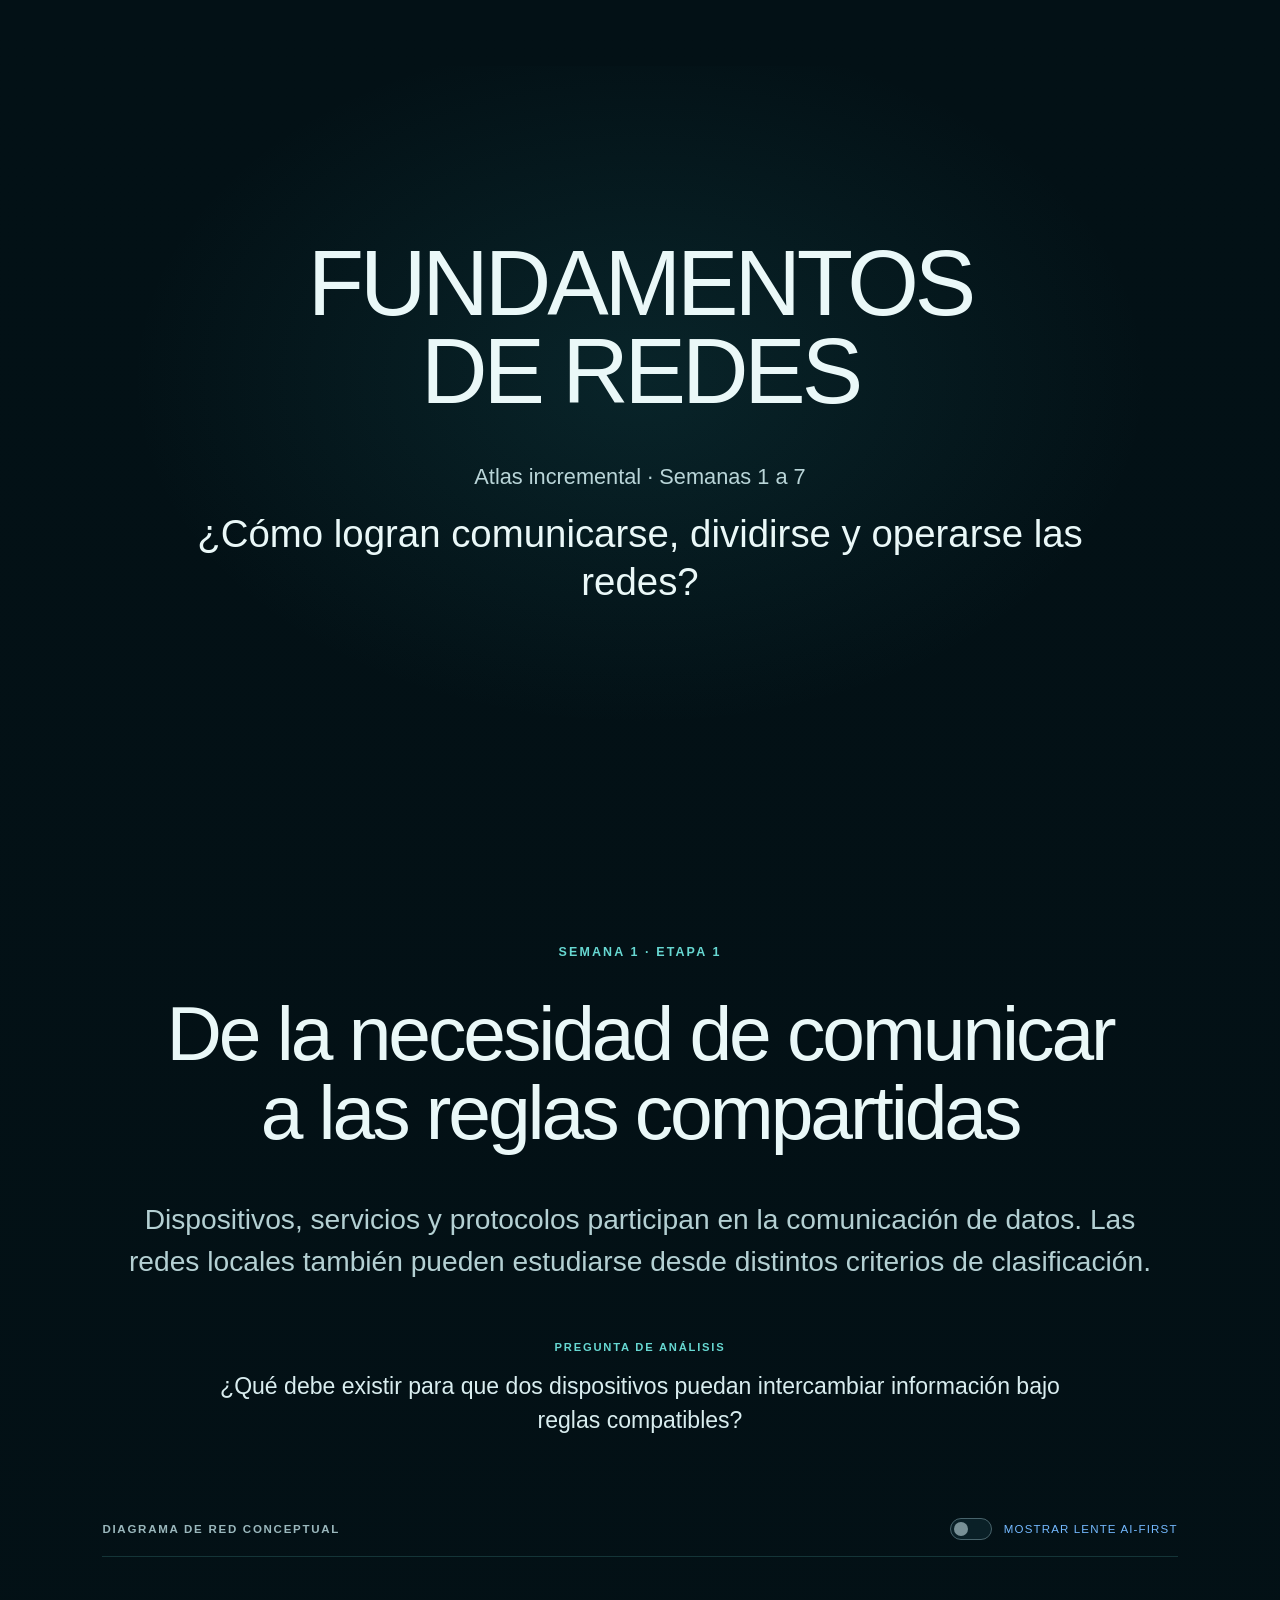
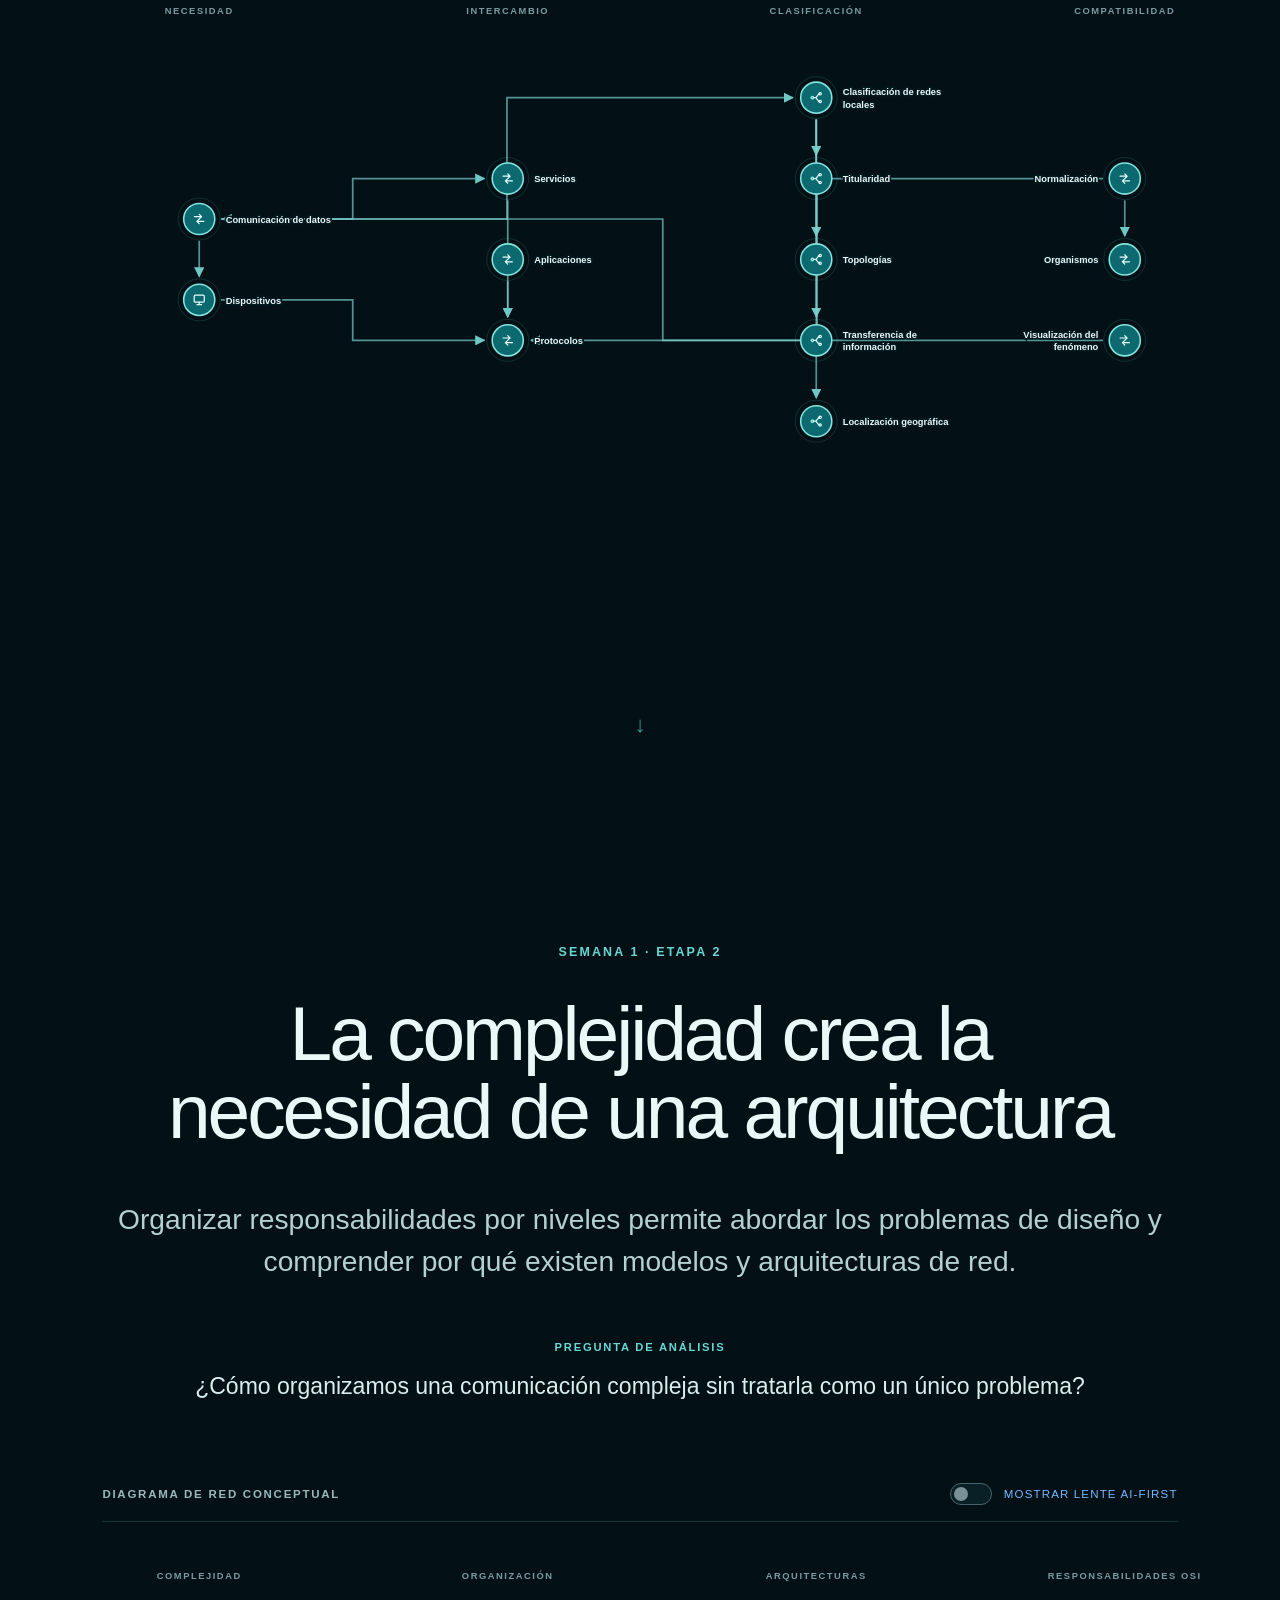
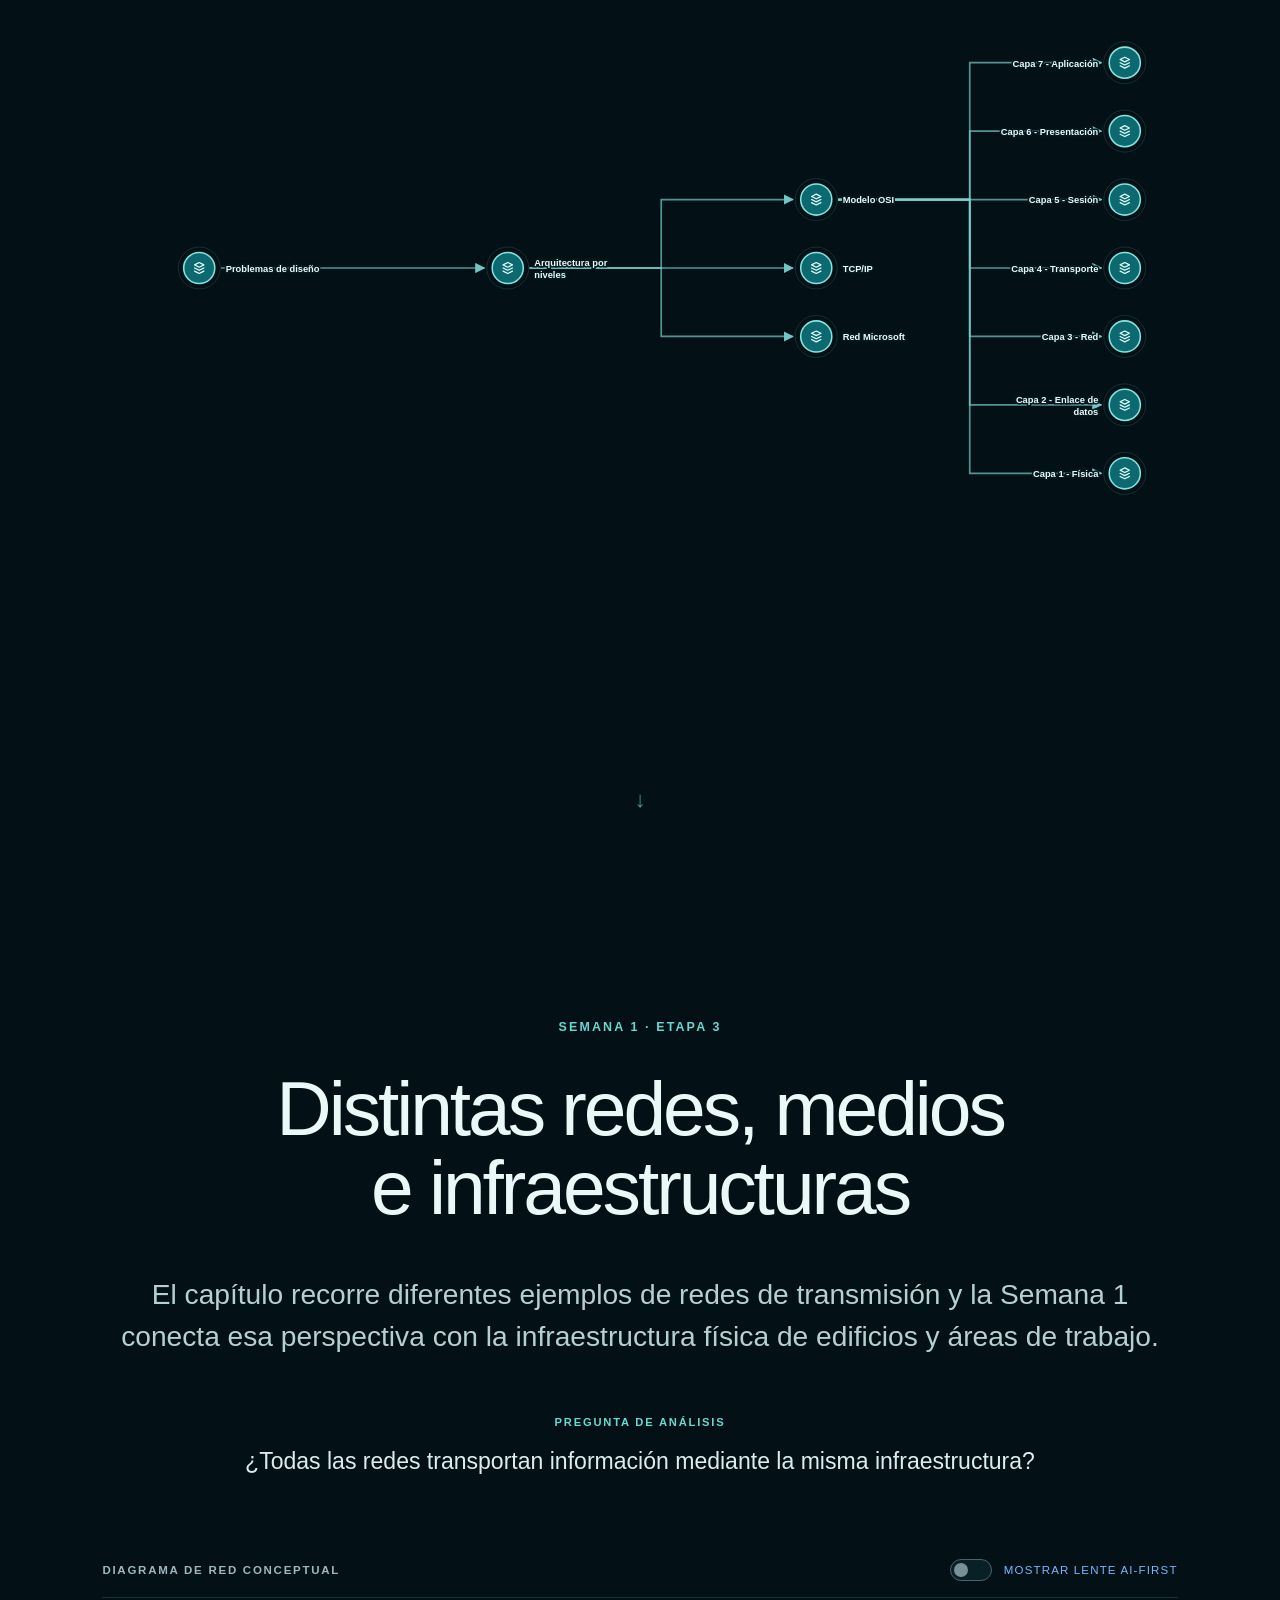
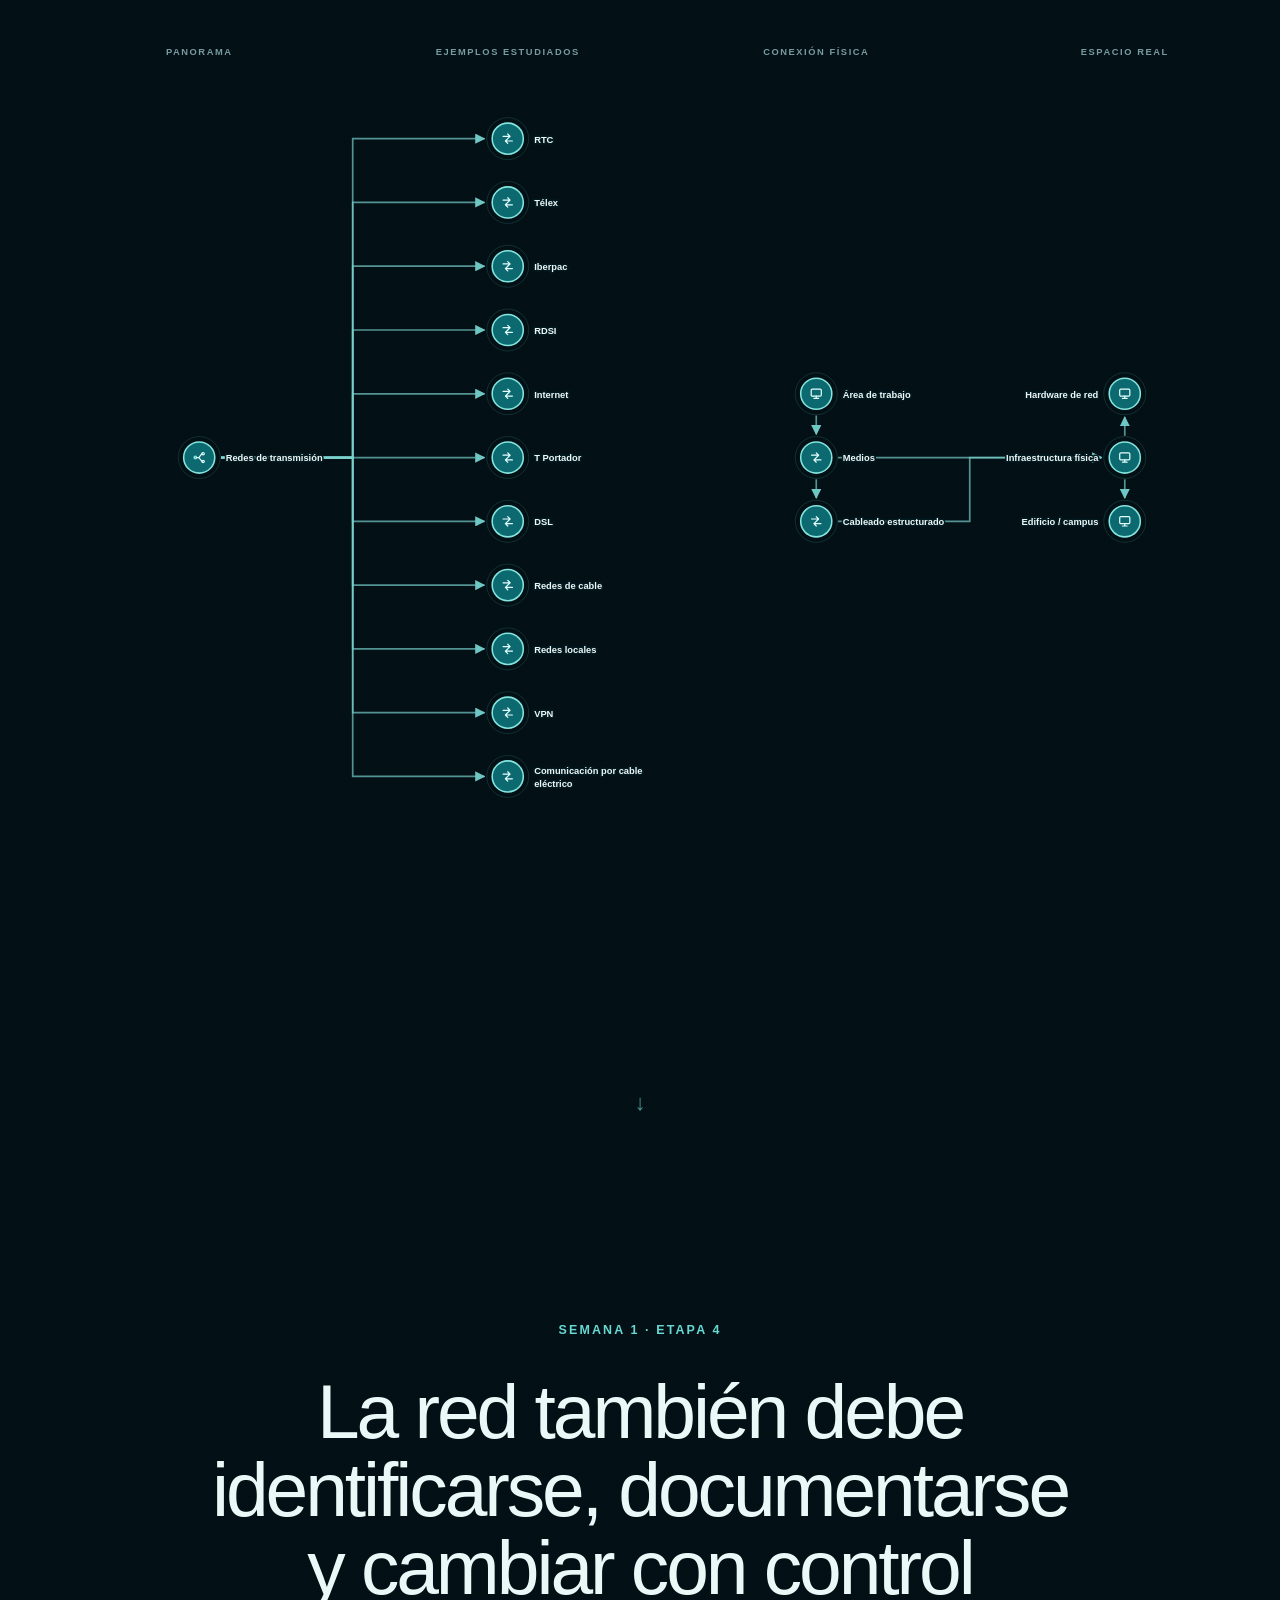
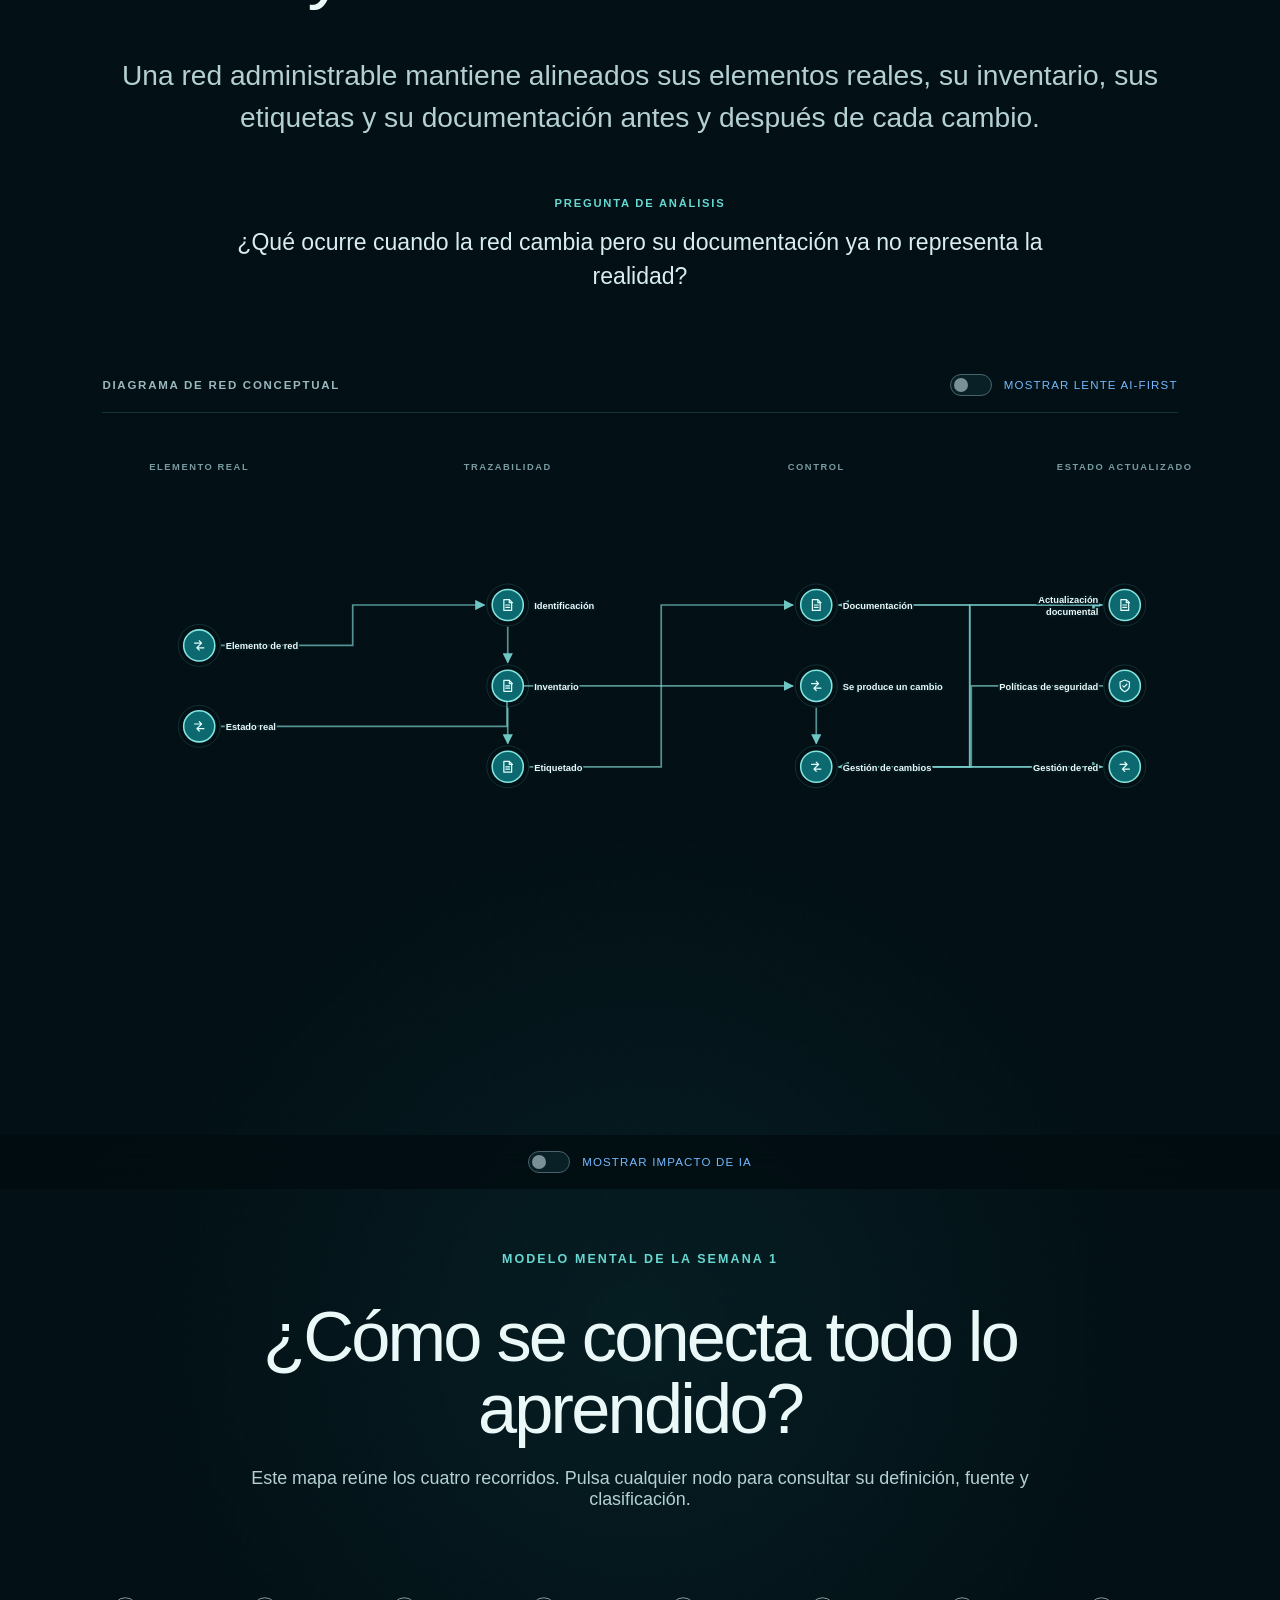
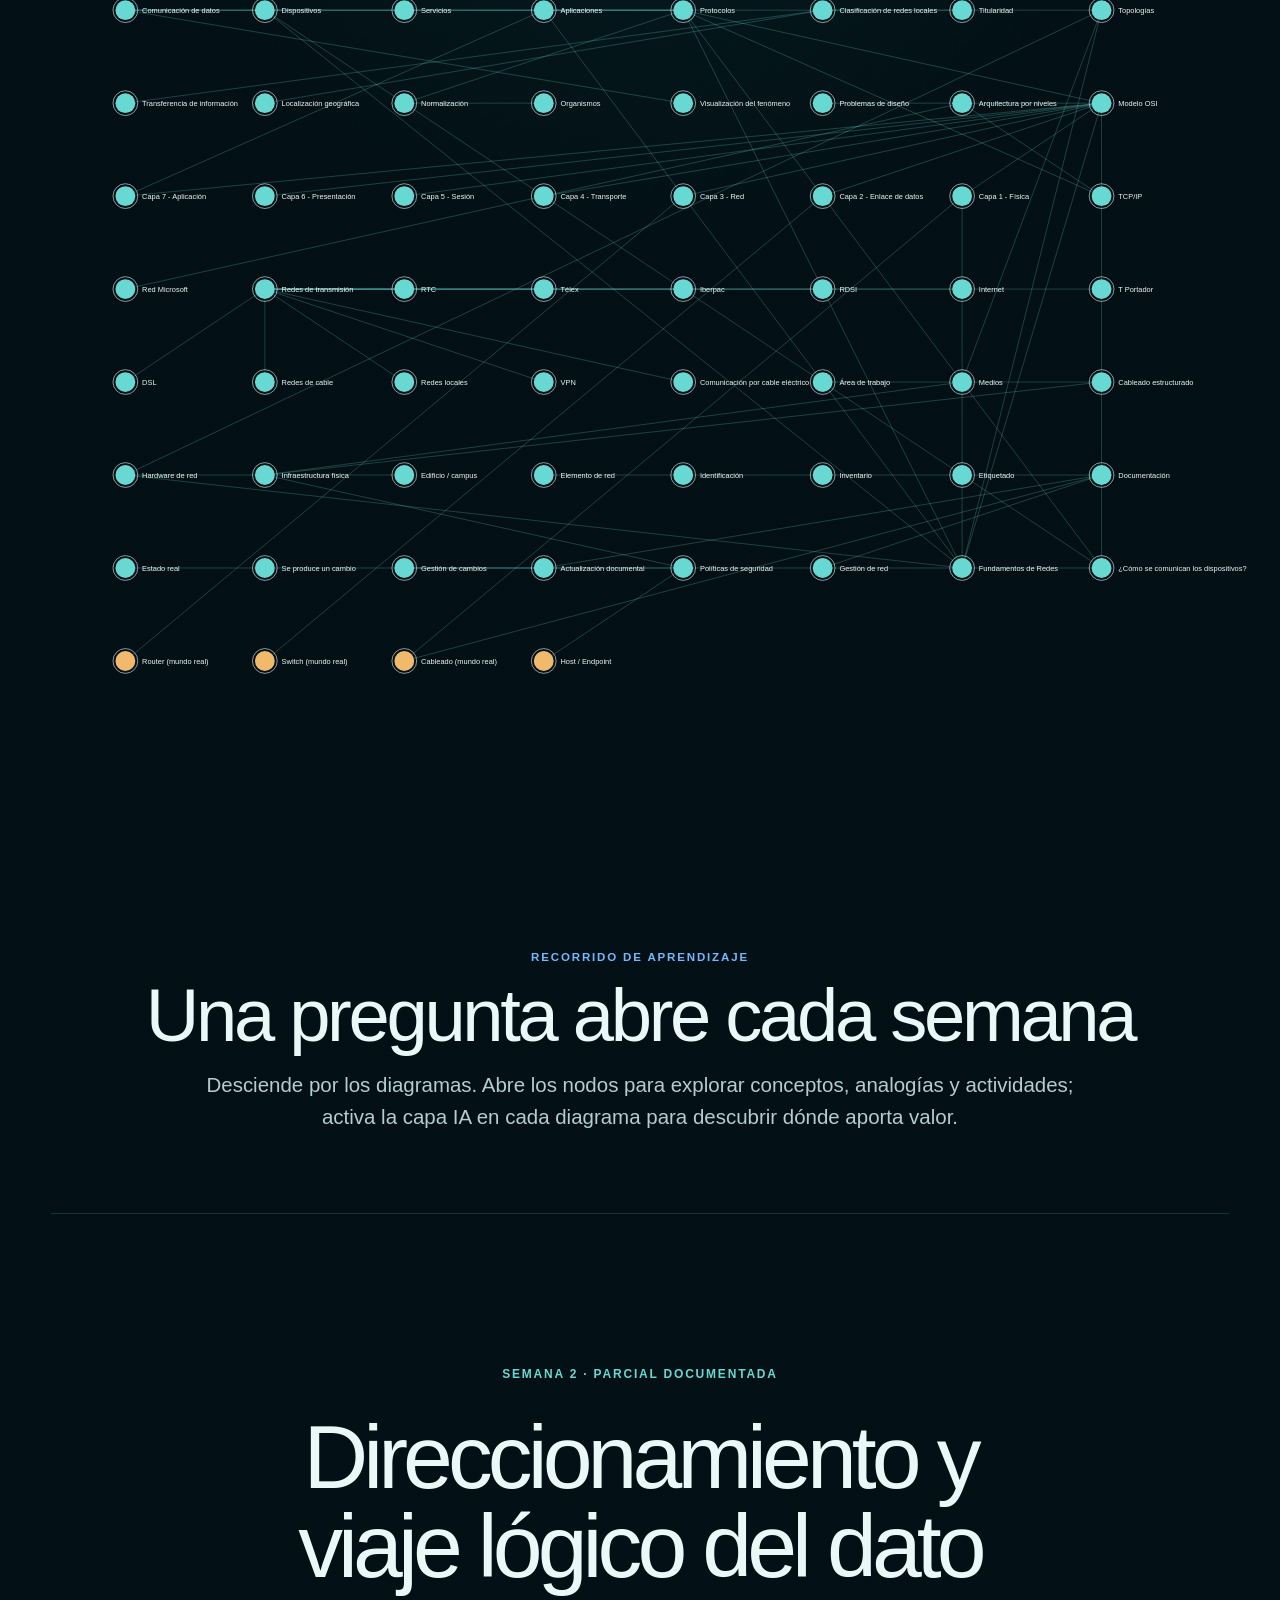
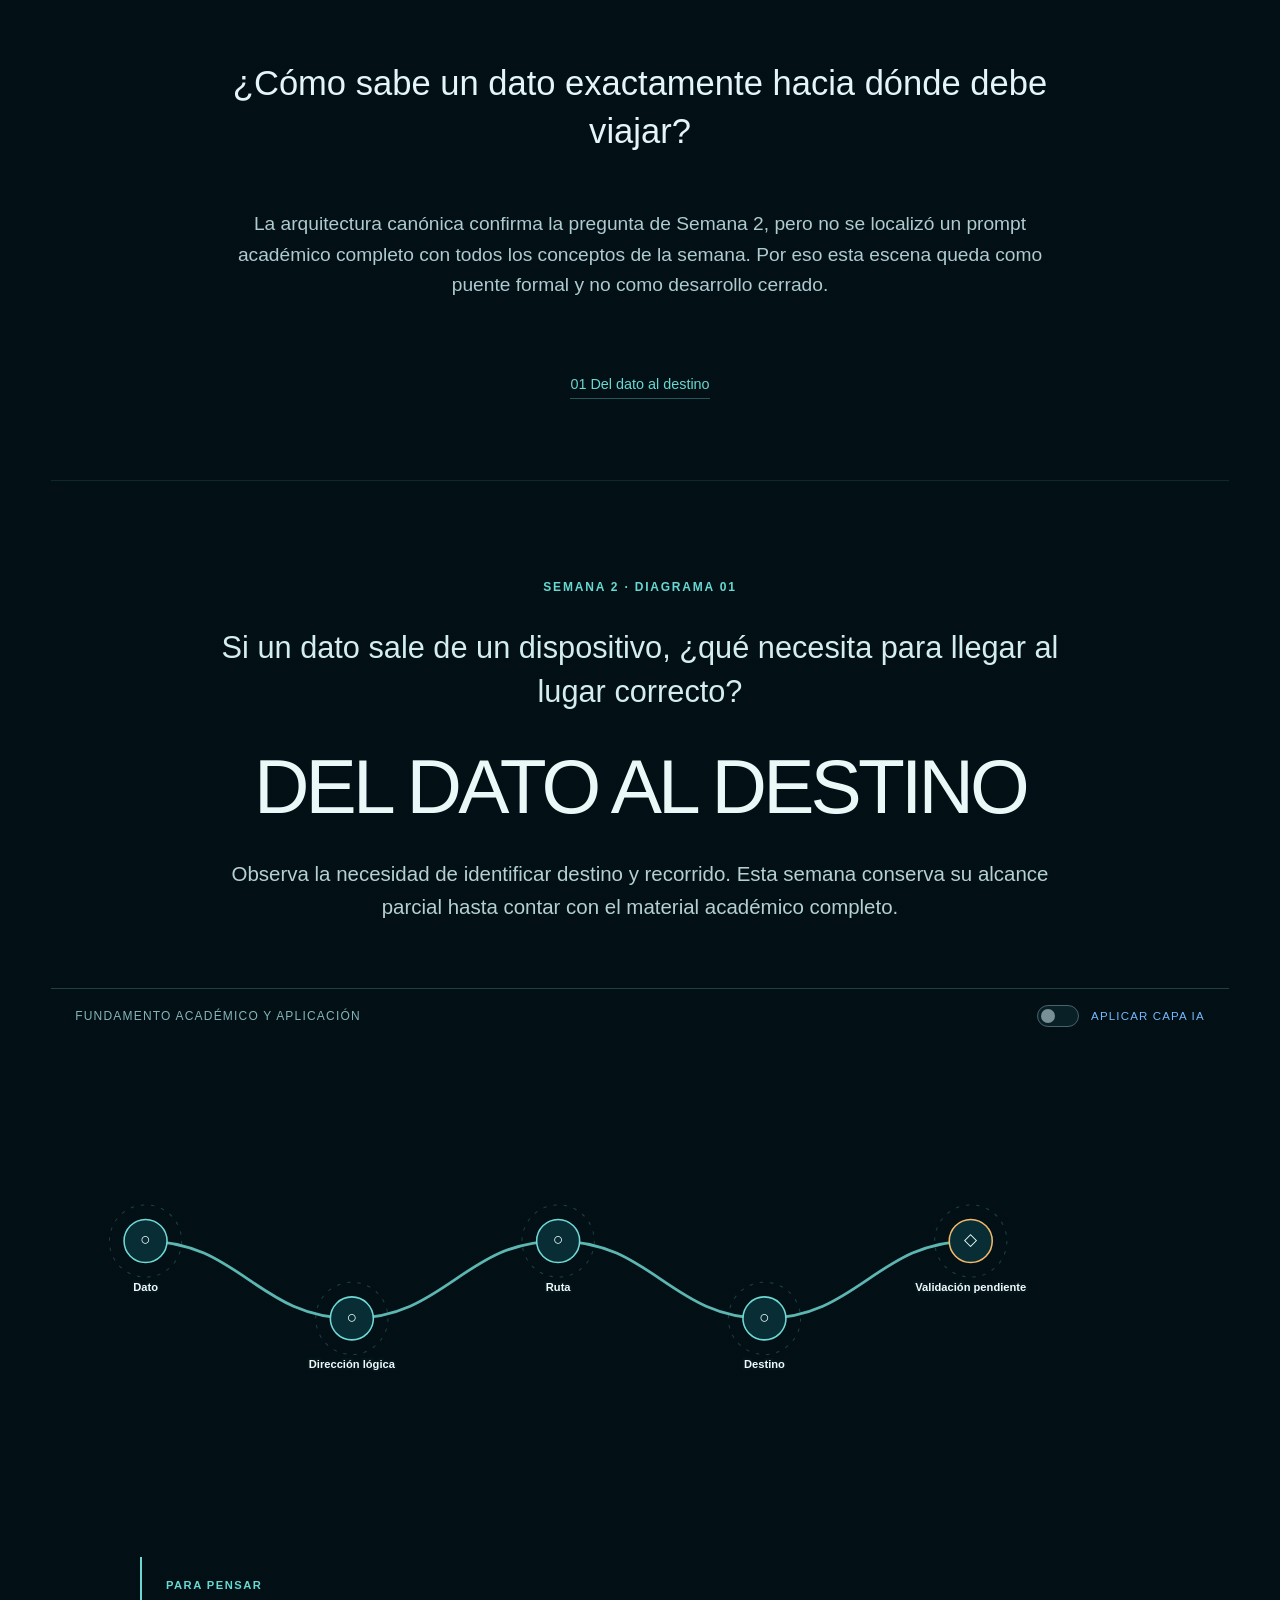
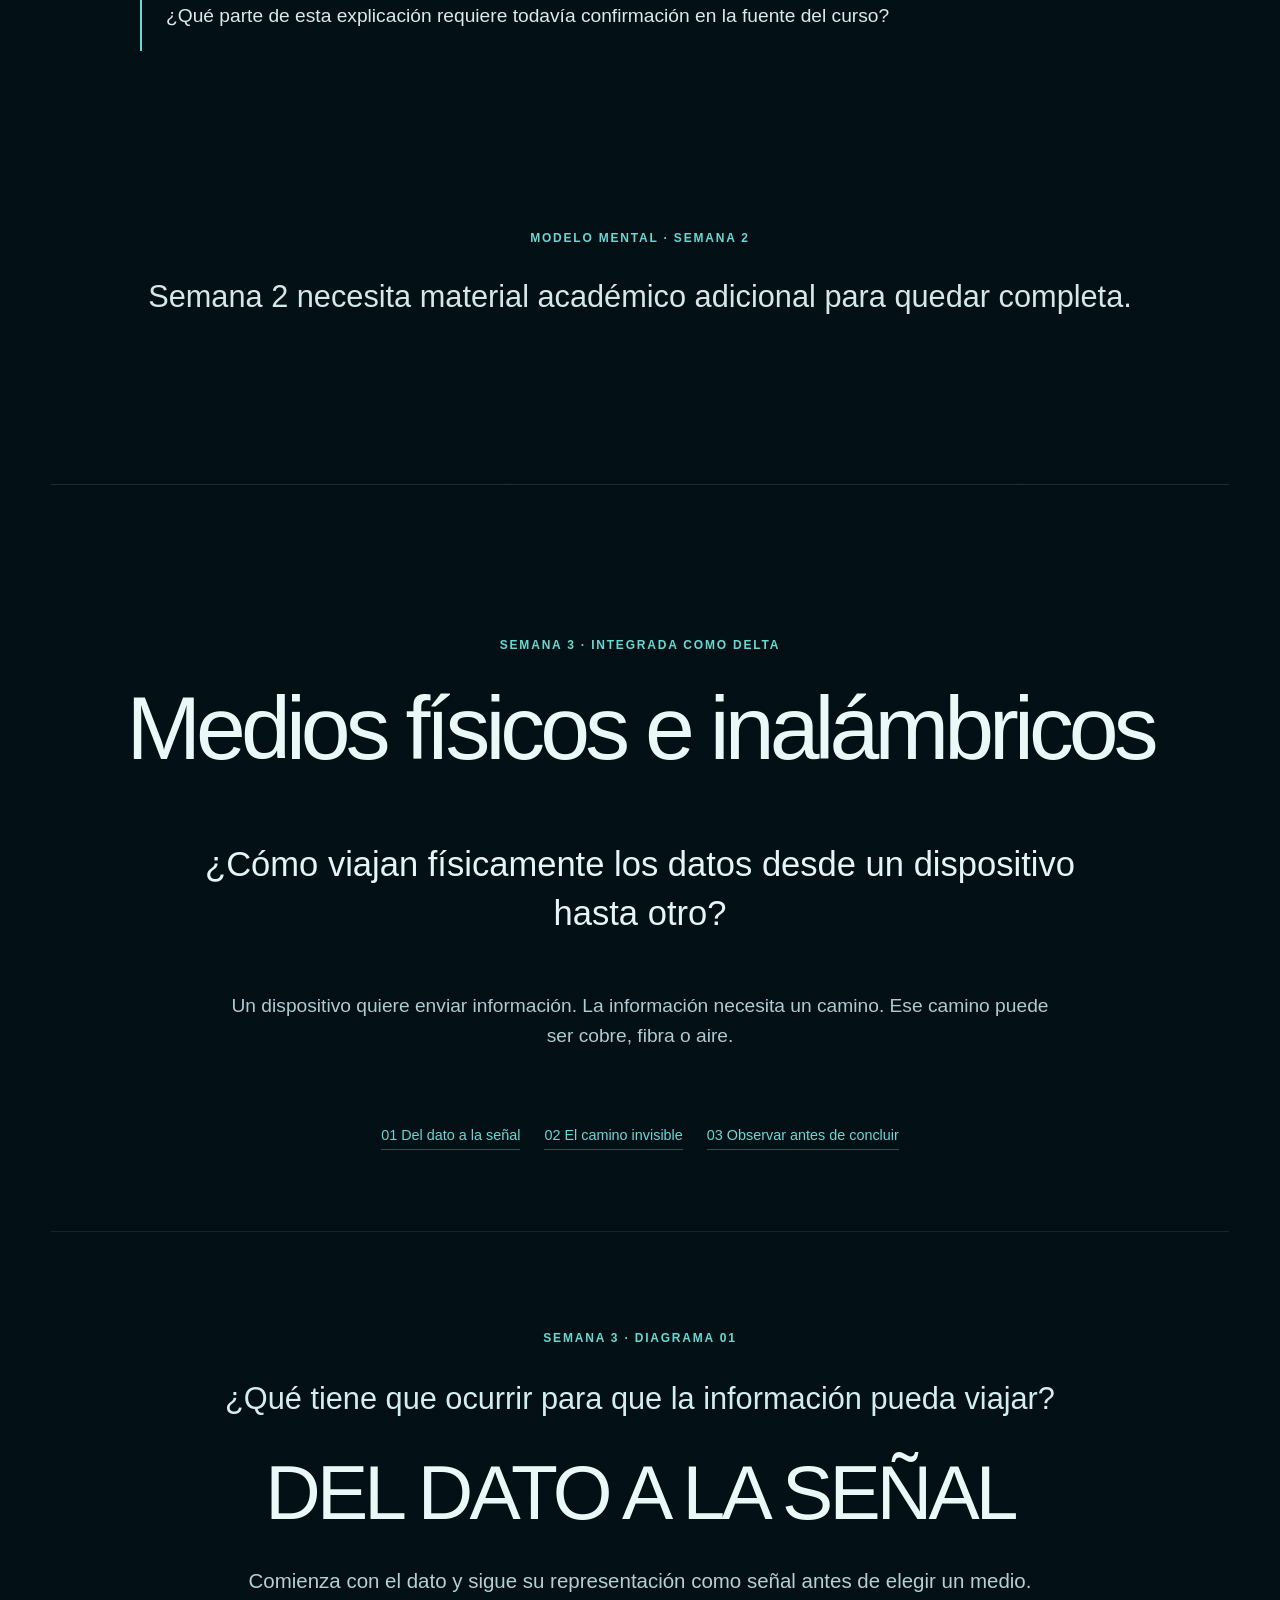
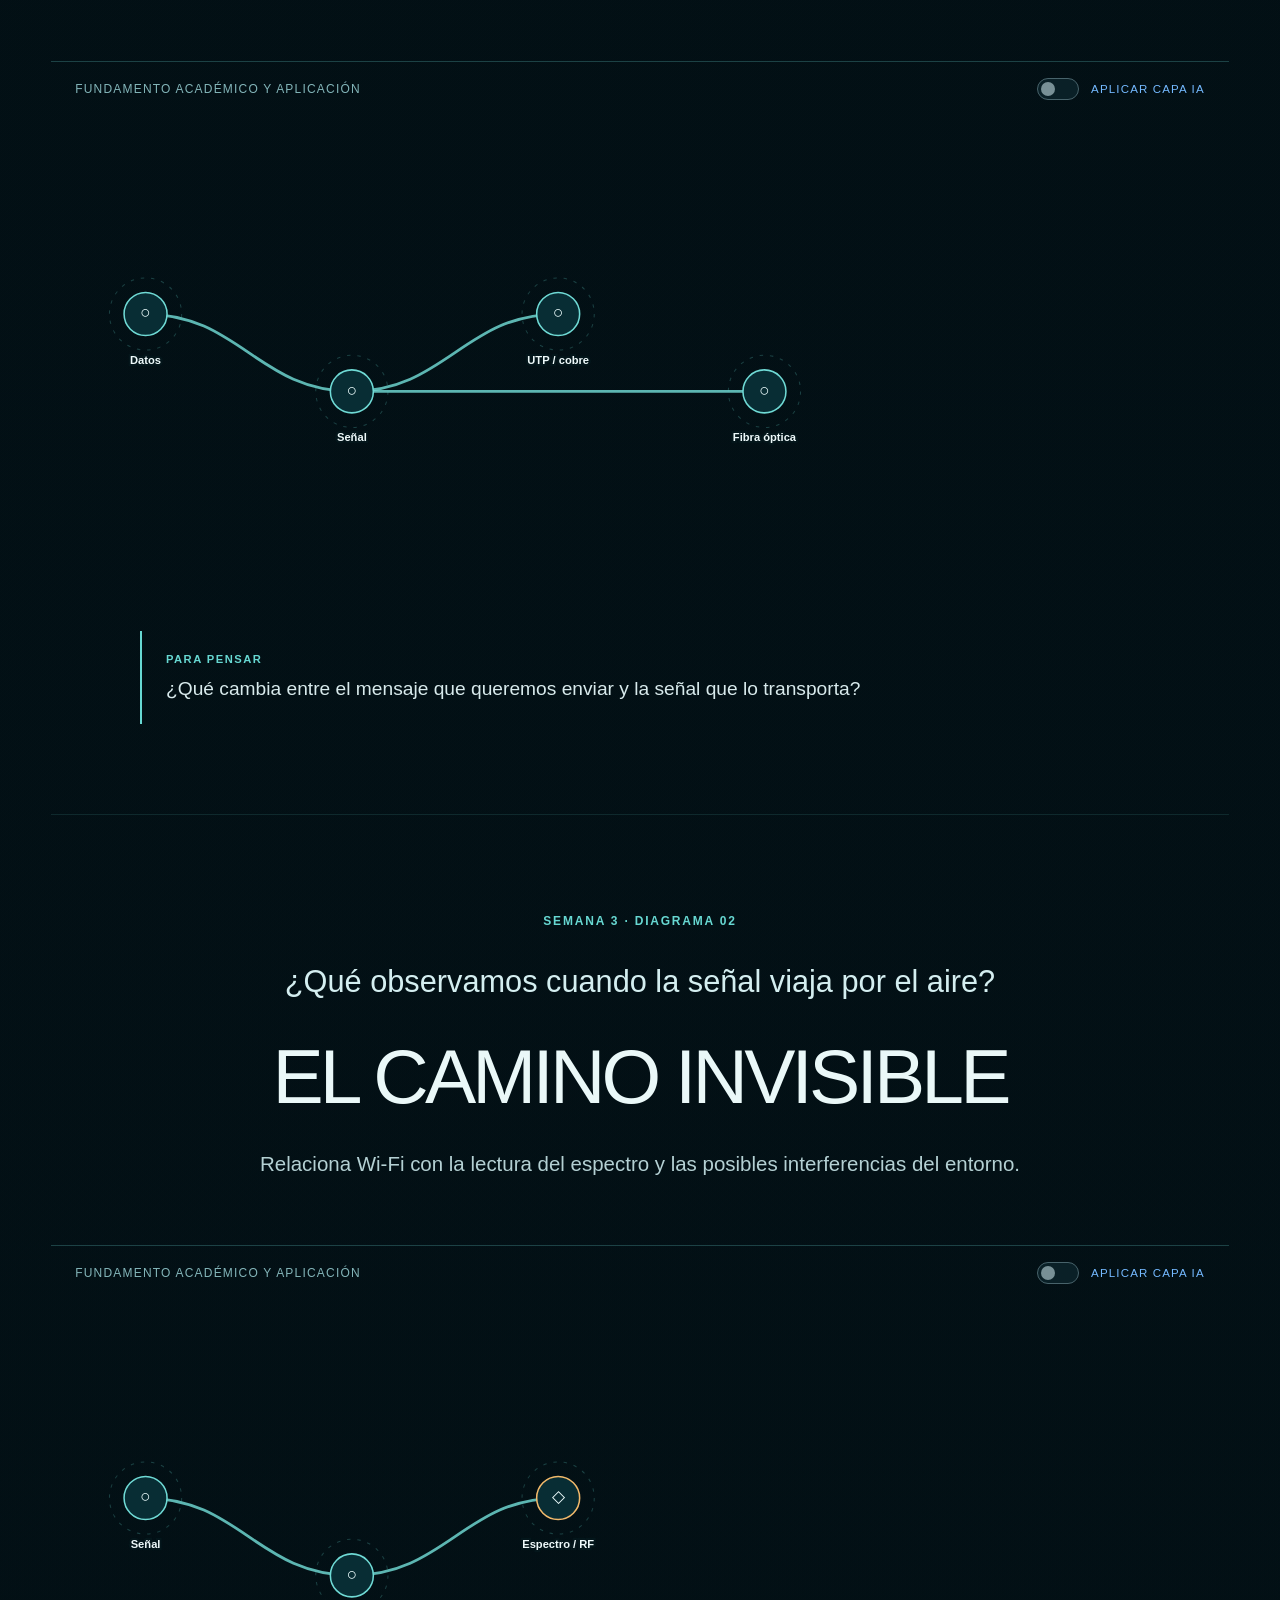
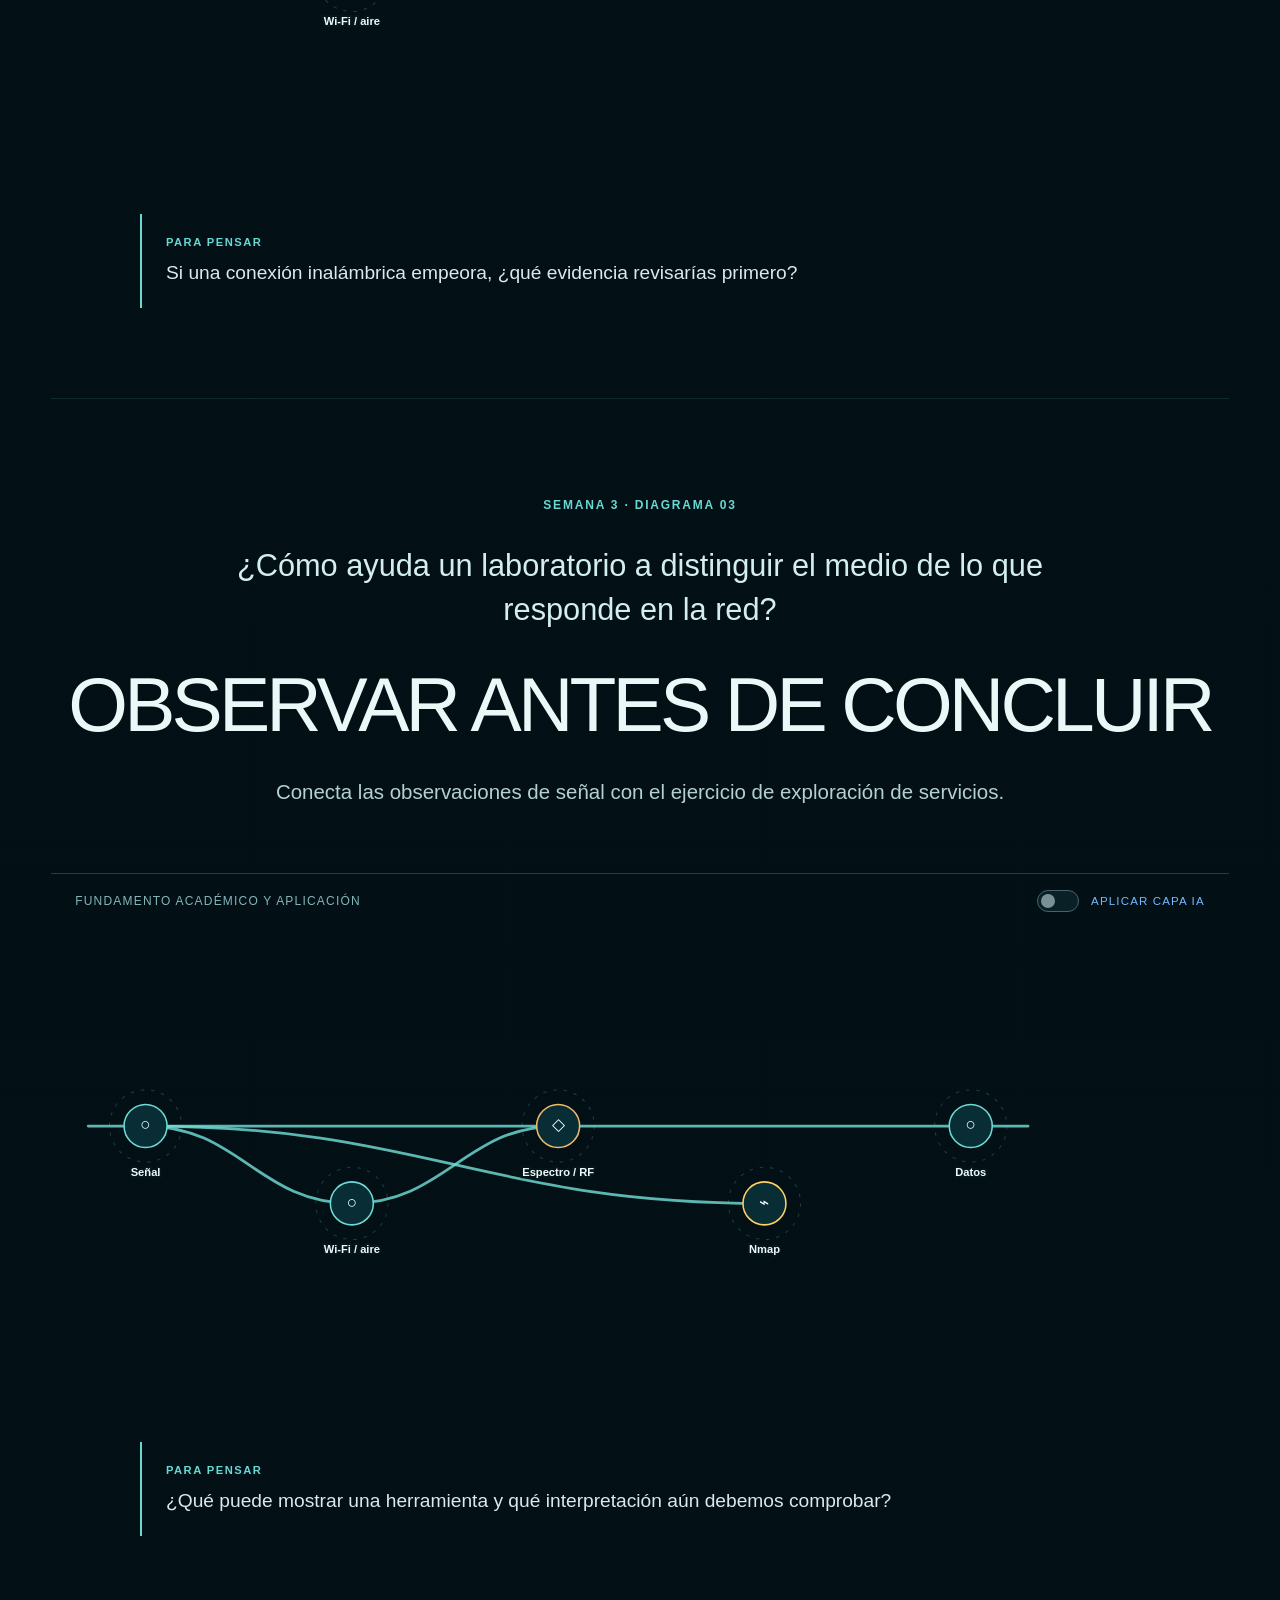
<file: index.html>
<!doctype html>
<html lang="es">
<head>
  <meta charset="utf-8" />
  <meta name="viewport" content="width=device-width, initial-scale=1" />
  <meta name="robots" content="noindex, nofollow" />
  <meta name="description" content="Atlas interactivo de Fundamentos de Redes - Semanas 1 a 7" />
  <title>Fundamentos de Redes — Atlas de Aprendizaje</title>
  <link rel="stylesheet" href="./styles.css?v=pedagogy-scenes-v1" />
  <link rel="stylesheet" href="./visual-system.css?v=week7-performance-v1" />
</head>
<body>
  <main class="atlas-root">
    <header class="course-cover">
      <h1>FUNDAMENTOS DE REDES</h1>
      <h2>Atlas incremental · Semanas 1 a 7</h2>
      <p class="lead">¿Cómo logran comunicarse, dividirse y operarse las redes?</p>
    </header>

    <section class="journey-shell">
      <section id="aiOperationsLens" class="ai-operations-lens" aria-label="Lente AI-FIRST de operaciones de red"></section>

      <section id="storyFlow" class="story-flow" aria-label="Recorrido de la semana 1"></section>

      <section class="control-strip">
        <label class="ia-switch">
          <input id="aiToggle" type="checkbox" />
          <span class="switch-track" aria-hidden="true"><span></span></span>
          <span>Mostrar impacto de IA</span>
        </label>
      </section>

      <section class="diagram-wrap">
        <p class="kicker">Modelo mental de la Semana 1</p>
        <h3 class="map-heading">¿Cómo se conecta todo lo aprendido?</h3>
        <p class="map-caption">Este mapa reúne los cuatro recorridos. Pulsa cualquier nodo para consultar su definición, fuente y clasificación.</p>
        <svg id="knowledgeMap" viewBox="0 0 1900 1200" role="img" aria-labelledby="mapTitle mapDescription">
          <title id="mapTitle">Mapa de aprendizaje de Fundamentos de Redes — Semana 1</title>
          <desc id="mapDescription">Visualización de nodos y relaciones por tramos de guía académica.</desc>
          <g id="edgesLayer"></g>
          <g id="nodesLayer"></g>
        </svg>
      </section>

      <p class="section-kicker">Pulsa un nodo para abrir su ficha de contexto.</p>
    </section>

    <div id="nodeBackdrop" class="node-backdrop" hidden></div>
    <section id="nodePopup" class="node-popup" role="dialog" aria-modal="true" aria-labelledby="detailTitle" aria-hidden="true" hidden>
      <button id="closePopup" class="close-popup" type="button" aria-label="Cerrar detalle">×</button>
      <h4 id="detailTitle">Selecciona un nodo</h4>
      <dl id="detailContent"></dl>
    </section>
  </main>

  <script src="./app.js?v=week7-performance-v1"></script>
</body>
</html>
</file>
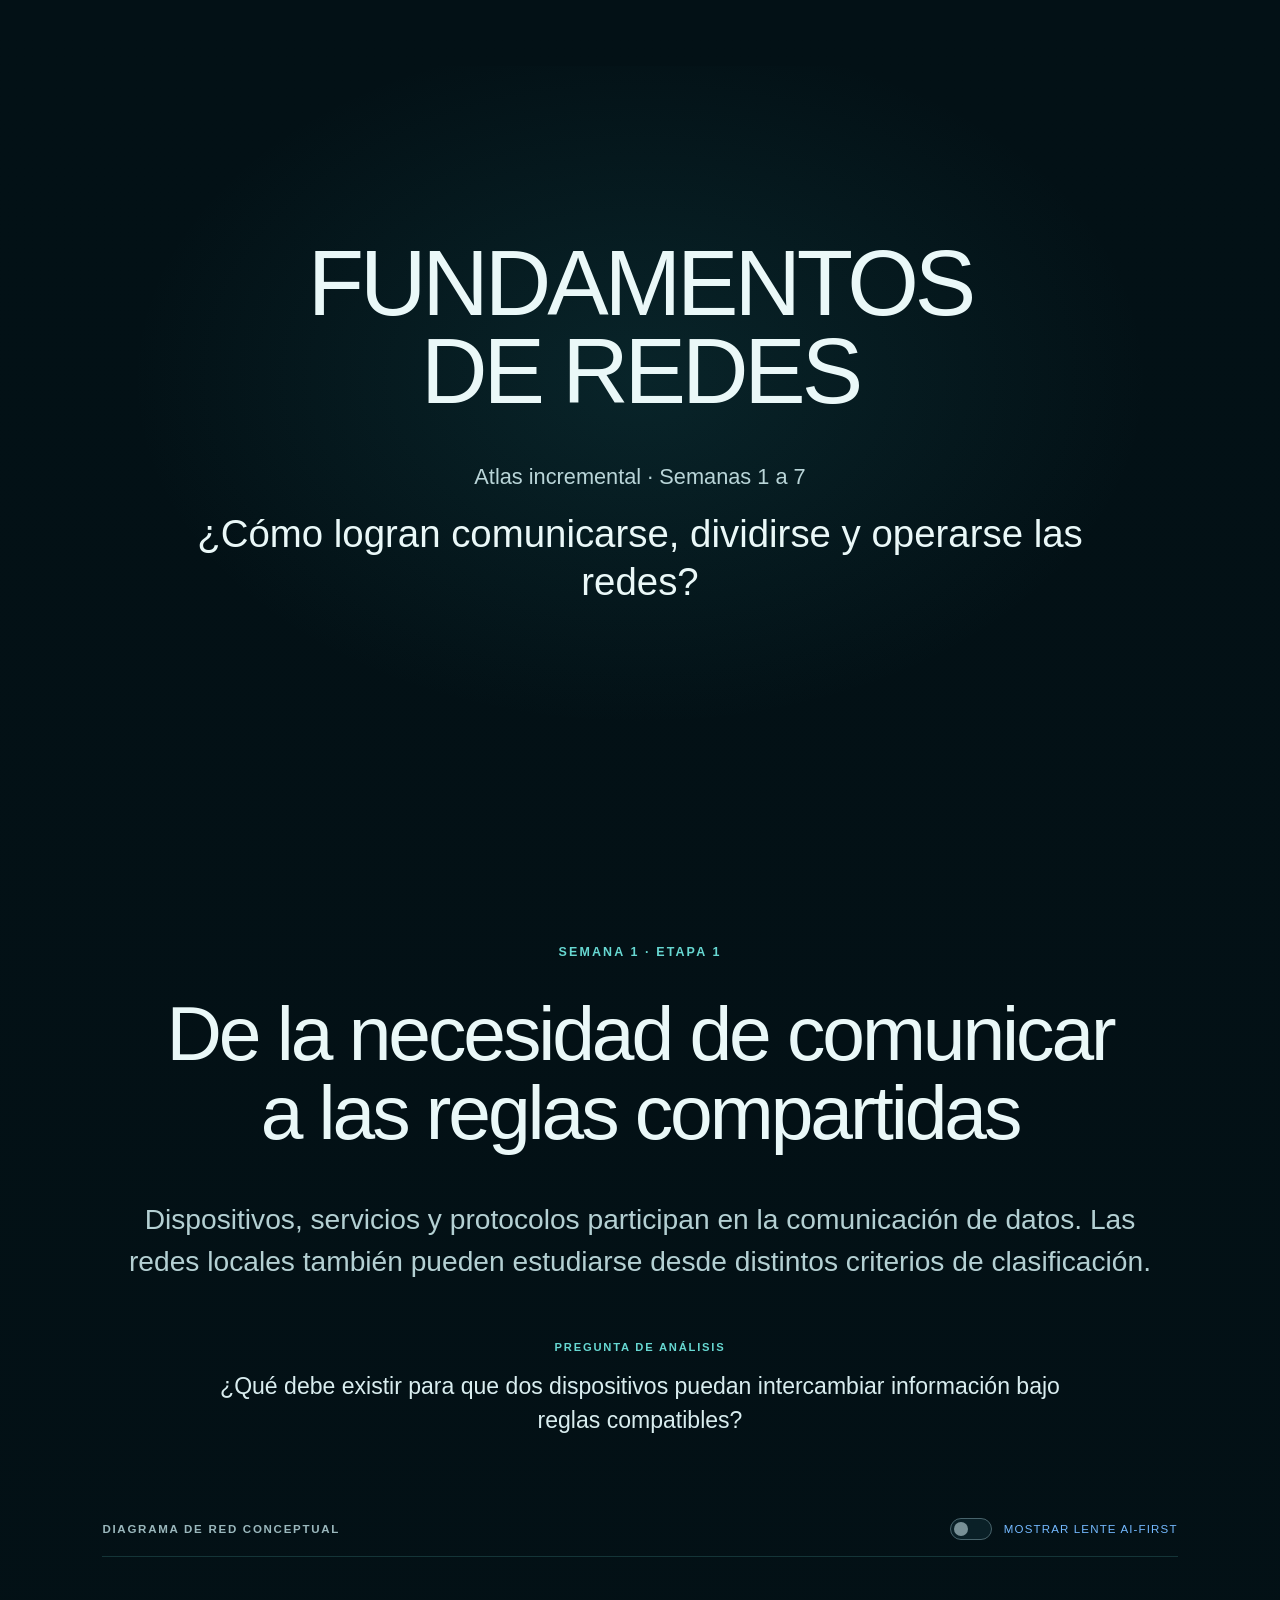
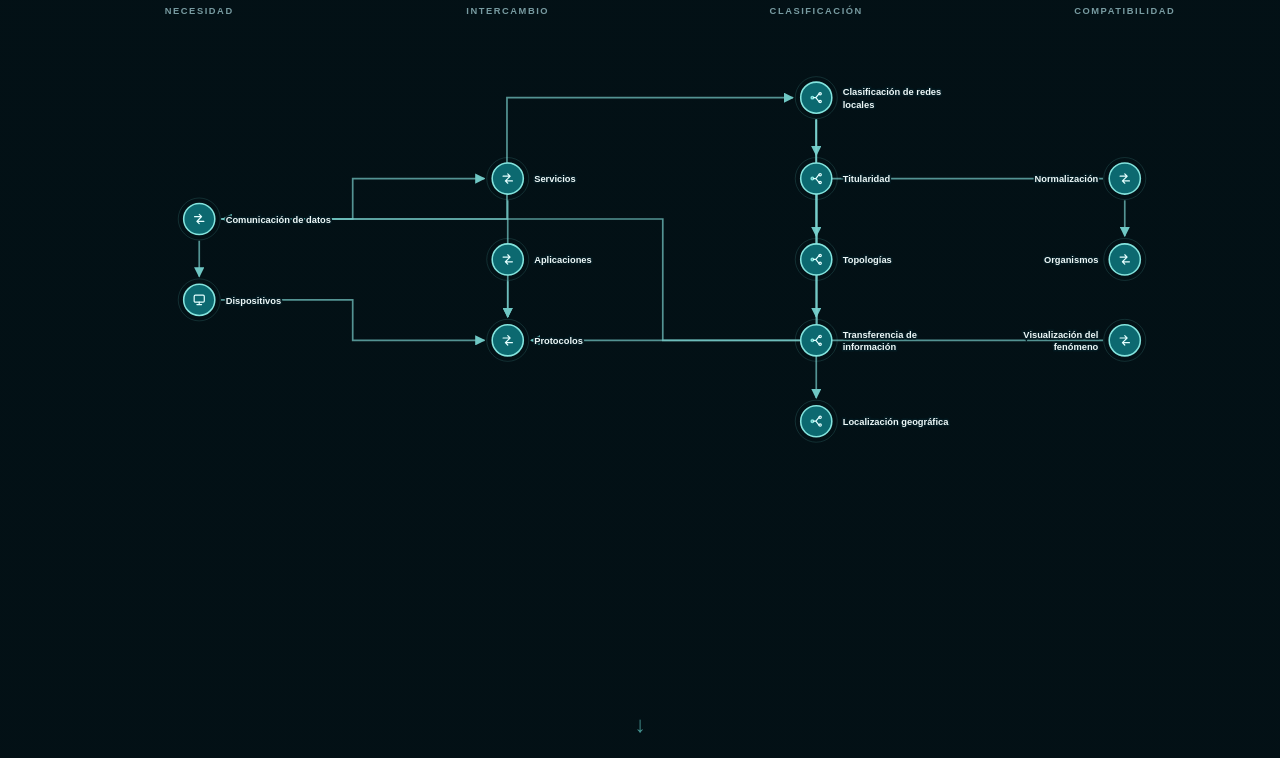
<file: VER_MAPA_CST230.html>
<!doctype html>
<html lang="es">
<head>
  <meta charset="utf-8">
  <meta http-equiv="refresh" content="0; url=./index.html">
  <title>Abrir Atlas CST230</title>
</head>
<body>
  <a href="./index.html">Abrir Atlas CST230</a>
</body>
</html>
</file>
<file: styles.css>
:root {
  --bg: #031116;
  --bg-deep: #020b10;
  --text: #edf8f8;
  --muted: #9bb8bd;
  --canon: #67d8d2;
  --real: #f1b96b;
  --ai: #74b9ff;
  --aprendizaje: #ffd166;
  --comprendido: #06d6a0;
  --aplicado: #118ab2;
  --no-estudiado: #7b8794;
}

* { box-sizing: border-box; }
html { scroll-behavior: smooth; background: var(--bg-deep); }
body {
  margin: 0;
  color: var(--text);
  font-family: "Aptos Display", "Trebuchet MS", sans-serif;
  background: radial-gradient(circle at 50% 18%, rgba(29, 129, 135, .12), transparent 34rem), linear-gradient(180deg, #031116 0%, #020d12 48%, #031218 100%);
}
button, input { font: inherit; }
input { color-scheme: dark; }
.atlas-root { width: 100%; overflow: hidden; }

.course-cover {
  min-height: 92vh;
  padding: 12vh 7vw 10vh;
  display: flex;
  flex-direction: column;
  justify-content: center;
  align-items: center;
  text-align: center;
}
.kicker { margin: 0 0 2.2rem; color: var(--canon); letter-spacing: .17em; text-transform: uppercase; font-size: .78rem; font-weight: 700; }
.course-cover h1 { max-width: 1050px; margin: 0; font-size: clamp(3rem, 7.2vw, 7.5rem); line-height: .95; font-weight: 400; letter-spacing: -.045em; }
.course-cover h2 { margin: 3rem 0 1.3rem; color: #b9d5d8; font-size: clamp(1rem, 1.7vw, 1.45rem); font-weight: 400; }
.lead { max-width: 950px; margin: 0; font-size: clamp(1.45rem, 3vw, 2.8rem); line-height: 1.24; }
.meta { margin: 3.5rem 0 0; color: var(--canon); font-size: .95rem; }

.journey-shell { width: 100%; }
.story-flow { width: 100%; }

.story-panel {
  min-height: 100vh;
  padding: 13vh 8vw 10vh;
  display: flex;
  flex-direction: column;
  align-items: center;
  justify-content: center;
  text-align: center;
}
.story-panel h3 { max-width: 1180px; margin: 0; font-size: clamp(2.6rem, 6vw, 6.2rem); line-height: 1.02; font-weight: 300; letter-spacing: -.04em; }
.story-intro { max-width: 1050px; margin: 3rem 0 0; color: #c5dcdf; font-size: clamp(1.25rem, 2.2vw, 2rem); line-height: 1.5; }
.story-question { max-width: 900px; margin: 3.5rem 0 0; color: #d9edef; font-size: clamp(1.15rem, 1.8vw, 1.5rem); line-height: 1.5; }
.story-question span { display: block; margin-bottom: .8rem; color: var(--canon); font-size: .7rem; font-weight: 700; letter-spacing: .16em; text-transform: uppercase; }
.scroll-cue { margin-top: 4rem; color: var(--canon); font-size: 1.4rem; opacity: .65; }

.stage-infographic {
  width: min(1240px, 100%);
  margin: 5rem auto 0;
  text-align: left;
}
.stage-visual-head {
  display: flex;
  align-items: center;
  justify-content: space-between;
  gap: 1.5rem;
  padding-bottom: 1rem;
  border-bottom: 1px solid rgba(103, 216, 210, .18);
}
.stage-visual-head p {
  margin: 0;
  color: var(--muted);
  font-size: .72rem;
  font-weight: 700;
  letter-spacing: .15em;
  text-transform: uppercase;
}
.stage-infographic svg {
  width: 100%;
  min-width: 1120px;
  min-height: 0;
  margin-top: 1.5rem;
}
.stage-column-label {
  fill: #789ba1;
  font-size: 12px;
  font-weight: 700;
  letter-spacing: 2px;
  text-anchor: middle;
  text-transform: uppercase;
}
.stage-node circle:first-child {
  fill: #0c6970;
  stroke: #84e4de;
  stroke-width: 2;
  transition: fill .2s ease, filter .2s ease, transform .2s ease;
  transform-box: fill-box;
  transform-origin: center;
}
.stage-node-halo {
  fill: transparent;
  stroke: rgba(103, 216, 210, .2);
  stroke-width: 1;
}
.stage-node-icon { fill: none; stroke: #e5ffff; stroke-width: 1.55; stroke-linecap: round; stroke-linejoin: round; pointer-events: none; }
.stage-node text {
  fill: var(--text);
  font-size: 12px;
  font-weight: 600;
  pointer-events: none;
}
.stage-node .label-right { text-anchor: start; }
.stage-node .label-left { text-anchor: end; }
.stage-node { cursor: pointer; }
.stage-node:hover circle:first-child, .stage-node:focus-visible circle:first-child { fill: #12a59f; filter: drop-shadow(0 0 10px rgba(103, 216, 210, .65)); transform: scale(1.12); }
.stage-edge { fill: none; stroke: rgba(123, 210, 207, .68); stroke-width: 2.2; }
.stage-base-network { opacity: 1; }
.stage-arrow-head { fill: #6fc7c4; }
.stage-ai-origin { fill: none; stroke: rgba(116, 185, 255, .62); stroke-width: 2; stroke-dasharray: 5 9; }
.stage-ai-edge { fill: none; stroke: var(--ai); stroke-width: 2.8; filter: drop-shadow(0 0 5px rgba(116, 185, 255, .72)); }
.ai-arrow-head { fill: var(--ai); }
.stage-ai-touchpoint circle { fill: var(--ai); stroke: #d6ebff; stroke-width: 2; filter: drop-shadow(0 0 8px rgba(116, 185, 255, .8)); }
.stage-ai-touchpoint .ai-term-pill { fill: #0a2740; stroke: rgba(116, 185, 255, .72); stroke-width: 1; }
.stage-ai-touchpoint text { fill: #b9dcff; font-size: 12px; font-weight: 700; text-anchor: middle; }
.stage-ai-touchpoint { cursor: pointer; }
.stage-ai-touchpoint:hover .ai-term-pill, .stage-ai-touchpoint:focus-visible .ai-term-pill { fill: #164f7d; stroke: #d7ebff; }
.stage-ai-touchpoint:hover circle, .stage-ai-touchpoint:focus-visible circle { filter: drop-shadow(0 0 13px rgba(116, 185, 255, 1)); }
.stage-ai-hub circle:first-child { fill: #4b9fff; stroke: #e1f0ff; stroke-width: 2.5; filter: drop-shadow(0 0 18px rgba(78, 158, 255, .95)); }
.stage-ai-hub-ring { fill: transparent; stroke: rgba(116, 185, 255, .5); stroke-width: 1.5; stroke-dasharray: 4 6; }
.stage-ai-hub text { fill: #bfe0ff; font-size: 13px; font-weight: 800; letter-spacing: 2px; text-anchor: middle; }
.ai-stage-layer { opacity: 1; transition: opacity .3s ease; }
.ai-stage-layer.is-hidden { opacity: 0; pointer-events: none; }
.ai-stage-explanation {
  margin-top: -1.5rem;
  padding: 1.4rem 0 0;
  border-top: 1px solid rgba(116, 185, 255, .24);
  transition: opacity .3s ease, max-height .35s ease, margin .35s ease, padding .35s ease;
  max-height: 500px;
  overflow: hidden;
}
.ai-stage-explanation.is-hidden { max-height: 0; margin-top: 0; padding: 0; border-color: transparent; }
.ai-stage-summary { display: flex; flex-wrap: wrap; justify-content: center; gap: .45rem .7rem; color: #b6cbd1; font-size: .82rem; }
.ai-stage-summary span { color: var(--ai); font-weight: 800; letter-spacing: .1em; }
.ai-stage-summary b { color: #e4f2ff; text-transform: uppercase; letter-spacing: .06em; }
.ai-term-grid { margin-top: 1.3rem; display: grid; grid-template-columns: repeat(auto-fit, minmax(230px, 1fr)); gap: 1.5rem; }
.ai-term-grid article { padding-left: 1rem; border-left: 2px solid var(--ai); }
.ai-term-grid strong { color: #c9e5ff; font-size: .9rem; }
.ai-term-grid p { margin: .35rem 0 0; color: #8faebc; font-size: .82rem; line-height: 1.5; }
.ai-note { margin: .5rem auto 0; color: #8faebc; text-align: center; font-size: .85rem; }

.control-strip {
  position: sticky;
  top: 0;
  z-index: 20;
  padding: 1rem 6vw;
  display: flex;
  align-items: center;
  justify-content: center;
  background: rgba(2, 13, 18, .88);
  backdrop-filter: blur(16px);
}
.ia-switch { display: inline-flex; align-items: center; gap: .75rem; color: var(--ai); cursor: pointer; font-size: .72rem; letter-spacing: .1em; text-transform: uppercase; }
.ia-switch input { position: absolute; opacity: 0; pointer-events: none; }
.switch-track { width: 42px; height: 22px; padding: 3px; display: inline-flex; align-items: center; border: 1px solid #48636b; border-radius: 999px; background: #0a2027; transition: .25s ease; }
.switch-track span { width: 14px; height: 14px; border-radius: 50%; background: #789096; transition: .25s ease; }
.ia-switch input:checked + .switch-track { border-color: var(--ai); background: rgba(116, 185, 255, .18); }
.ia-switch input:checked + .switch-track span { transform: translateX(18px); background: var(--ai); box-shadow: 0 0 14px rgba(116, 185, 255, .7); }
.ia-switch input:focus-visible + .switch-track { outline: 2px solid var(--text); outline-offset: 3px; }

.diagram-wrap {
  width: 100%;
  min-height: 92vh;
  padding: 7vh 4vw 3vh;
  display: flex;
  flex-direction: column;
  justify-content: center;
  overflow-x: auto;
}
.map-caption { margin: 0 auto 2rem; max-width: 850px; color: #afc9cd; text-align: center; font-size: clamp(1rem, 1.4vw, 1.2rem); }
.diagram-wrap > .kicker { text-align: center; }
.map-heading { margin: 0 auto 1.5rem; max-width: 1000px; text-align: center; font-size: clamp(2.5rem, 5.5vw, 5.4rem); line-height: 1.02; font-weight: 300; letter-spacing: -.04em; }
svg { display: block; width: 100%; min-width: 900px; min-height: 620px; overflow: visible; background: transparent; }
.node-dot { cursor: pointer; }
.node-label { font-size: 12px; fill: var(--text); }
.node-dot:focus-visible { outline: 2px solid var(--canon); outline-offset: 3px; }
.edge-line { stroke: rgba(103, 216, 210, .31); stroke-width: 1.3; }
.edge-line.dashed { stroke-dasharray: 5 7; }
.edge-line.ai { stroke: var(--ai); stroke-width: 1.8; stroke-dasharray: 3 8; }
.node-ring { stroke: rgba(237, 248, 248, .72); stroke-width: 1.3; fill: transparent; }
.journey-shell > .section-kicker { margin: 0; padding: 2rem 6vw 6rem; color: var(--muted); text-align: center; font-size: .78rem; font-weight: 400; letter-spacing: .08em; text-transform: uppercase; }

.node-popup {
  position: fixed;
  inset: 0;
  z-index: 1000;
  width: min(1180px, calc(100vw - 40px));
  max-height: 92vh;
  overflow: visible;
  margin: auto;
  padding: 2.2rem 2.4rem;
  border: 1px solid rgba(103, 216, 210, .35);
  border-radius: 20px;
  background: rgba(3, 20, 27, .98);
  box-shadow: 0 30px 100px rgba(0, 0, 0, .65);
  backdrop-filter: blur(18px);
}
.node-popup[hidden], .node-backdrop[hidden] { display: none; }
.node-popup h4 { margin: 0 3rem 1.5rem 0; font-size: clamp(1.7rem, 4vw, 2.5rem); font-weight: 400; }
.node-popup dl { margin: 0; display: grid; grid-template-columns: repeat(3, minmax(0, 1fr)); gap: 1rem 1.5rem; }
.detail-item { min-width: 0; padding: 1rem 1.1rem; border-left: 1px solid rgba(103, 216, 210, .28); background: rgba(9, 35, 43, .42); }
.detail-item.detail-lead { grid-column: span 2; border-left-color: var(--canon); }
.node-popup dt { margin: 0 0 .5rem; color: var(--canon); font-size: .7rem; letter-spacing: .1em; text-transform: uppercase; }
.node-popup dd { margin: 0; color: #dcebed; line-height: 1.45; font-size: .9rem; overflow-wrap: anywhere; }
.node-popup .ai-detail-grid { grid-template-columns: repeat(4, minmax(0, 1fr)); }
.node-popup .ai-detail-grid .detail-lead { grid-column: span 2; }
.close-popup { position: sticky; top: 0; float: right; border: 0; background: transparent; color: var(--text); cursor: pointer; font-size: 1.6rem; }
.node-backdrop { position: fixed; inset: 0; z-index: 999; background: rgba(0, 5, 8, .76); backdrop-filter: blur(5px); }
.ai-badge { display: inline-flex; padding: .25rem .55rem; border: 1px solid rgba(116, 185, 255, .6); border-radius: 999px; color: var(--ai); font-size: .7rem; }
.evidence-tag { display: inline-flex; padding: .35rem .65rem; border: 1px solid rgba(103, 216, 210, .4); border-radius: 999px; color: #c9f4f1; font-size: .78rem; }
.evidence-tag.ai-evidence { border-color: rgba(116, 185, 255, .6); color: #c6e4ff; }

.ai-operations-lens { padding: 13vh 4vw 10vh; background: radial-gradient(circle at 50% 35%, rgba(38, 107, 173, .14), transparent 42rem); border-block: 1px solid rgba(116, 185, 255, .13); }
.ops-intro { max-width: 1180px; margin: 0 auto 4rem; text-align: center; }
.ops-eyebrow { color: var(--ai); font-size: .72rem; font-weight: 800; letter-spacing: .16em; text-transform: uppercase; }
.ops-intro h2 { margin: 1.4rem auto; max-width: 1100px; font-size: clamp(2.5rem, 5.4vw, 5.8rem); line-height: 1.02; font-weight: 300; letter-spacing: -.045em; }
.ops-intro > p:not(.ops-eyebrow) { max-width: 880px; margin: 0 auto; color: #b8d0d8; font-size: clamp(1.05rem, 1.6vw, 1.35rem); line-height: 1.55; }
.ops-controls { margin-top: 2.5rem; display: inline-flex; align-items: center; gap: .4rem; padding: .35rem; border: 1px solid rgba(116,185,255,.25); border-radius: 999px; background: rgba(5,24,34,.82); }
.ops-controls button { padding: .65rem 1.1rem; border: 0; border-radius: 999px; color: #91aeb8; background: transparent; cursor: pointer; }
.ops-controls button.is-active { color: #eff9ff; background: #17619a; box-shadow: 0 0 18px rgba(69,151,222,.28); }
.ops-divider { width: 1px; height: 22px; margin-inline: .35rem; background: rgba(116,185,255,.25); }
.ops-network-shell { width: 100%; overflow-x: auto; scrollbar-color: #315b71 transparent; }
.ops-network { width: max(100%, 1500px); min-height: auto; background: transparent; overflow: visible; }
.ops-node { cursor: pointer; }
.ops-node circle { fill: #073846; stroke: #72d9d4; stroke-width: 1.5; transition: .25s ease; }
.ops-node:hover circle, .ops-node:focus-visible circle { fill: #0c6272; stroke: #e6ffff; filter: drop-shadow(0 0 12px rgba(103,216,210,.58)); }
.ops-node text { fill: #e8f5f7; font-size: 12px; font-weight: 700; text-anchor: middle; }
.ops-node-icon, .ops-node-icon svg { width: 36px; height: 36px; }
.ops-node-icon svg { fill: none; stroke: #eaffff; stroke-width: 1.6; stroke-linecap: round; stroke-linejoin: round; }
.ops-edge { cursor: pointer; opacity: .76; transition: opacity .2s ease, filter .2s ease; }
.ops-edge-line { fill: none; stroke: var(--ai); stroke-width: 2.2; }
.ops-edge-hit { fill: none; stroke: transparent; stroke-width: 22; }
.ops-edge text { fill: #a8cce8; font-size: 11px; letter-spacing: .04em; text-anchor: middle; }
.ops-edge--observation .ops-edge-line { stroke-dasharray: 3 8; animation: opsSignal 8s linear infinite; }
.ops-edge--analysis .ops-edge-line { stroke-dasharray: 12 7; }
.ops-edge--recommendation .ops-edge-line { stroke-width: 1.7; stroke-dasharray: 7 7; }
.ops-edge--authorized_action .ops-edge-line { stroke-width: 4; }
.ops-edge--process_flow .ops-edge-line { stroke-width: 2.6; }
.ops-edge--validation .ops-edge-line { stroke: #87dbd1; stroke-width: 2.8; }
.ops-edge--feedback .ops-edge-line { stroke-dasharray: 2 7; animation: opsSignal 10s linear infinite reverse; }
.ops-edge:hover, .ops-edge:focus-visible { opacity: 1; filter: drop-shadow(0 0 8px rgba(116,185,255,.9)); }
.ops-edges:has(.ops-edge:hover) .ops-edge:not(:hover) { opacity: .16; }
.ops-edge marker path { fill: var(--ai); }
@keyframes opsSignal { to { stroke-dashoffset: -80; } }
.ops-instruction { margin: -1rem auto 2rem; color: #86a6b2; text-align: center; font-size: .82rem; }
.ops-loop { max-width: 1120px; margin: 0 auto 3rem; display: flex; align-items: center; justify-content: center; flex-wrap: wrap; gap: .7rem; color: #d7eaff; }
.ops-loop span { padding: .55rem .75rem; border: 1px solid rgba(116,185,255,.33); border-radius: 999px; font-size: .72rem; letter-spacing: .1em; }
.ops-loop b { color: var(--ai); font-weight: 400; }
.ops-two-paths { max-width: 1180px; margin: 0 auto 5rem; display: grid; grid-template-columns: 1fr 1fr; gap: 3rem; }
.ops-two-paths article { padding: 1.5rem 0 1.5rem 1.5rem; border-left: 2px solid var(--ai); }
.ops-two-paths span { color: var(--ai); font-size: .68rem; font-weight: 800; letter-spacing: .15em; }
.ops-two-paths h3 { margin: .8rem 0; font-size: clamp(1.2rem,2vw,1.8rem); font-weight: 500; }
.ops-two-paths h3 b { color: var(--ai); }
.ops-two-paths p { margin: 0; color: #9bb7bf; line-height: 1.55; }
.ops-lab, .ops-industry { max-width: 1320px; margin: 0 auto; padding: 5rem 0; border-top: 1px solid rgba(116,185,255,.17); text-align: center; }
.lab-flow { margin: 2rem 0; display: flex; align-items: center; justify-content: center; flex-wrap: wrap; gap: .8rem; }
.lab-flow button, .lab-flow span { padding: .8rem 1rem; border: 1px solid rgba(103,216,210,.35); border-radius: 10px; color: #e8f6f7; background: rgba(8,41,50,.72); }
.lab-flow button { cursor: pointer; }
.lab-flow i { color: var(--ai); font-style: normal; }
.ops-lab > p:last-child, .ops-disclaimer { max-width: 940px; margin-inline: auto; color: #94afb8; line-height: 1.6; }
.industry-grid { margin: 2.5rem 0; display: grid; grid-template-columns: repeat(3,1fr); gap: 1.5rem; text-align: left; }
.industry-grid a { min-height: 170px; padding: 1.6rem; border: 1px solid rgba(116,185,255,.2); border-radius: 14px; color: inherit; text-decoration: none; background: linear-gradient(145deg,rgba(7,35,48,.72),rgba(5,22,30,.3)); transition: .2s ease; }
.industry-grid a:hover { border-color: var(--ai); transform: translateY(-3px); }
.industry-grid strong { display: block; color: #cbe6ff; font-size: .78rem; letter-spacing: .1em; }
.industry-grid span { display: block; margin-top: 1.4rem; color: #9db9c2; line-height: 1.55; }
.connection-detail-grid .detail-lead { grid-column: span 2; }

.weekly-deltas {
  padding: 10vh 4vw 6vh;
  background: linear-gradient(180deg, rgba(3,17,22,.2), rgba(5,29,36,.5));
}
.weekly-deltas__intro {
  max-width: 1100px;
  margin: 0 auto 5rem;
  text-align: center;
}
.weekly-deltas__intro h2 {
  margin: 1rem 0;
  font-size: clamp(2.6rem, 5.8vw, 6rem);
  line-height: 1;
  font-weight: 300;
  letter-spacing: -.045em;
}
.weekly-deltas__intro p:last-child {
  max-width: 870px;
  margin: 0 auto;
  color: #b4ccd2;
  font-size: clamp(1.05rem, 1.6vw, 1.35rem);
  line-height: 1.55;
}
.weekly-delta {
  min-height: 100vh;
  padding: 8vh 0;
  display: grid;
  grid-template-columns: minmax(280px, 390px) minmax(0, 1fr);
  gap: clamp(2rem, 5vw, 5rem);
  align-items: center;
  border-top: 1px solid rgba(103,216,210,.16);
}
.weekly-copy {
  max-width: 420px;
}
.week-label {
  margin: 0 0 1rem;
  color: var(--canon);
  font-size: .75rem;
  font-weight: 800;
  letter-spacing: .15em;
  text-transform: uppercase;
}
.weekly-copy h3 {
  margin: 0 0 1.2rem;
  font-size: clamp(2rem, 4vw, 4rem);
  line-height: 1.02;
  font-weight: 300;
  letter-spacing: -.035em;
}
.week-question {
  color: #e4f5f7;
  font-size: clamp(1.1rem, 1.8vw, 1.55rem);
  line-height: 1.4;
}
.weekly-copy p:not(.week-label):not(.week-question), .week-summary {
  color: #9fb9c0;
  line-height: 1.6;
}
.delta-switch {
  margin-top: 1.8rem;
}
.delta-graph-shell {
  overflow-x: auto;
  padding: 2rem 0;
}
.delta-network {
  width: max(100%, 1120px);
  min-height: auto;
}
.delta-edge {
  fill: none;
  stroke: rgba(103, 216, 210, .44);
  stroke-width: 2.4;
}
.delta-node {
  cursor: pointer;
}
.delta-node-orbit {
  fill: none;
  stroke: rgba(103,216,210,.24);
  stroke-width: 1.2;
  stroke-dasharray: 4 8;
}
.delta-node circle:not(.delta-node-orbit) {
  fill: #082d34;
  stroke: #6fdad5;
  stroke-width: 1.8;
  transition: .2s ease;
}
.delta-node--real circle:not(.delta-node-orbit) {
  stroke: var(--real);
}
.delta-node--lab circle:not(.delta-node-orbit) {
  stroke: var(--aprendizaje);
}
.delta-node:hover circle:not(.delta-node-orbit), .delta-node:focus-visible circle:not(.delta-node-orbit) {
  fill: #0e6d75;
  filter: drop-shadow(0 0 12px rgba(103,216,210,.72));
}
.delta-node-icon {
  fill: #efffff;
  font-size: 20px;
  text-anchor: middle;
}
.delta-node-label {
  fill: #eef9fa;
  font-size: 13px;
  font-weight: 700;
  text-anchor: middle;
}
.delta-ai-layer {
  opacity: 1;
  transition: opacity .25s ease;
}
.delta-ai-layer.is-hidden {
  opacity: 0;
  pointer-events: none;
}
.delta-ai-link {
  cursor: pointer;
}
.delta-ai-link path {
  fill: none;
  stroke: var(--ai);
  stroke-width: 2.8;
  stroke-dasharray: 8 7;
  filter: drop-shadow(0 0 7px rgba(116,185,255,.72));
}
.delta-ai-link circle {
  fill: var(--ai);
  stroke: #e2f1ff;
  stroke-width: 2;
}
.delta-ai-link rect {
  fill: rgba(7, 36, 58, .92);
  stroke: rgba(116,185,255,.66);
}
.delta-ai-link text {
  fill: #cbe5ff;
  font-size: 11px;
  font-weight: 800;
  text-anchor: middle;
}
.week-summary {
  grid-column: 2;
  margin: -2rem 0 0;
  color: #bfd4d9;
}

.learning-week { border-top: 1px solid rgba(103,216,210,.18); }
.learning-week__hero, .learning-scene__opening, .learning-week__closing {
  max-width: 1120px;
  margin-inline: auto;
  text-align: center;
}
.learning-week__hero { min-height: 82vh; padding: 17vh 1rem 9vh; display: flex; flex-direction: column; align-items: center; justify-content: center; }
.learning-week__hero h3 { max-width: 1050px; margin: 1rem 0 2rem; font-size: clamp(3rem, 7vw, 7rem); font-weight: 300; letter-spacing: -.055em; line-height: 1; }
.learning-week__hero .week-question { max-width: 900px; font-size: clamp(1.5rem, 2.7vw, 2.7rem); }
.learning-week__hero > p:last-of-type { max-width: 820px; color: #aecbd0; font-size: clamp(1.05rem, 1.5vw, 1.35rem); line-height: 1.6; }
.learning-week__nav { margin-top: 3.5rem; display: flex; flex-wrap: wrap; justify-content: center; gap: .75rem 1.5rem; }
.learning-week__nav a { color: var(--canon); text-decoration: none; border-bottom: 1px solid rgba(103,216,210,.35); padding-bottom: .35rem; font-size: .9rem; }
.learning-week__nav a:hover, .learning-week__nav a:focus-visible { color: #fff; border-color: #fff; }
.learning-scene { min-height: 100vh; padding: 11vh 0 10vh; border-top: 1px solid rgba(103,216,210,.12); scroll-margin-top: 1rem; }
.learning-scene__opening { padding: 0 1rem; }
.learning-scene__question { max-width: 900px; margin: 2rem auto; color: #d4eef0; font-size: clamp(1.35rem, 2.4vw, 2.4rem); line-height: 1.45; }
.learning-scene__opening h4 { margin: 0 auto 2rem; font-size: clamp(2.7rem, 6vw, 6rem); line-height: 1.03; font-weight: 300; letter-spacing: -.05em; text-transform: uppercase; }
.learning-scene__opening > p:last-child { max-width: 850px; margin: auto; color: #abc7cb; font-size: clamp(1rem, 1.6vw, 1.35rem); line-height: 1.6; }
.learning-scene__controls { max-width: 1300px; margin: 4rem auto 0; padding: 1rem 1.5rem; display: flex; align-items: center; justify-content: space-between; gap: 1rem; border-top: 1px solid rgba(103,216,210,.25); color: #83b5b9; font-size: .75rem; letter-spacing: .1em; text-transform: uppercase; }
.learning-scene__controls .delta-switch { margin: 0; }
.learning-scene__graph { max-width: 1400px; margin-inline: auto; }
.learning-scene__graph .delta-network { min-height: 380px; }
.learning-scene__reflection { max-width: 1000px; margin: 2rem auto 0; padding: 1.25rem 1.5rem; border-left: 2px solid var(--canon); color: #d8eaec; font-size: clamp(1rem, 1.5vw, 1.25rem); line-height: 1.5; }
.learning-scene__reflection span { display: block; margin-bottom: .5rem; color: var(--canon); font-size: .7rem; font-weight: 800; letter-spacing: .13em; text-transform: uppercase; }
.learning-week__closing { padding: 10vh 1rem 15vh; }
.learning-week__closing p:last-child { color: #d4e8e9; font-size: clamp(1.4rem, 2.4vw, 2.3rem); line-height: 1.4; }
.learning-scene .delta-edge { stroke: rgba(103,216,210,.7); stroke-width: 3; }
.learning-scene .delta-node-label { paint-order: stroke; stroke: #04161b; stroke-width: 5px; }

@media (max-width: 980px) {
  .node-popup { max-height: 90vh; overflow: auto; }
  .node-popup dl, .node-popup .ai-detail-grid { grid-template-columns: repeat(2, minmax(0, 1fr)); }
  .ops-two-paths, .industry-grid { grid-template-columns: 1fr; }
  .weekly-delta { grid-template-columns: 1fr; min-height: auto; }
  .week-summary { grid-column: auto; margin-top: 0; }
}

@media (max-width: 760px) {
  .learning-week__hero { min-height: 75vh; }
  .learning-scene { min-height: auto; padding-block: 8vh; }
  .learning-scene__controls { align-items: flex-start; flex-direction: column; margin-top: 2.5rem; }
  .learning-scene__reflection { margin-inline: 1rem; }
  .course-cover { min-height: 86vh; padding-inline: 1.4rem; }
  .course-cover h1 { font-size: clamp(2.8rem, 13vw, 4.7rem); }
  .story-panel { min-height: 72vh; padding: 10vh 1.4rem 8vh; }
  .story-panel h3 { font-size: clamp(2.25rem, 11vw, 4rem); }
  .stage-visual-head { align-items: flex-start; flex-direction: column; }
  .stage-infographic { overflow-x: auto; }
  .diagram-wrap { padding-inline: 1.4rem; }
  .node-popup { padding: 1.5rem; border-radius: 14px; }
  .node-popup dl, .node-popup .ai-detail-grid { grid-template-columns: 1fr; }
  .detail-item.detail-lead, .node-popup .ai-detail-grid .detail-lead { grid-column: auto; }
  .ai-operations-lens { padding-inline: 1.4rem; }
  .ops-controls { flex-wrap: wrap; justify-content: center; border-radius: 18px; }
  .ops-network { width: 1500px; }
  .industry-grid { gap: 1rem; }
}

@media (prefers-reduced-motion: reduce) {
  .ops-edge-line { animation: none !important; }
}
</file>
<file: visual-system.css>
/* CST230 visual system: preserve the network atlas and improve clarity. */
:root {
  --visual-focus: #ffe39a;
  --visual-surface: #041a21;
  --visual-ink: #eaf8f8;
  --visual-muted: #b4d0d3;
  --visual-rule: rgba(112, 220, 215, .34);
}

html { scroll-behavior: smooth; }
body { color: var(--visual-ink); text-rendering: optimizeLegibility; }
button, input, a, [role="button"] { -webkit-tap-highlight-color: transparent; }
button:focus-visible, a:focus-visible, input:focus-visible, [role="button"]:focus-visible {
  outline: 3px solid var(--visual-focus);
  outline-offset: 4px;
}

.course-cover { position: relative; isolation: isolate; }
.course-cover::before {
  content: "";
  position: absolute;
  inset: 8% 6%;
  z-index: -1;
  background: radial-gradient(ellipse at 50% 45%, rgba(43, 154, 161, .14), transparent 64%);
  pointer-events: none;
}
.course-cover h1, .story-panel h3, .learning-week__hero h3, .learning-scene__opening h4 {
  text-wrap: balance;
}
.story-intro, .learning-scene__opening > p:last-child, .map-caption { color: var(--visual-muted); }
.learning-scene__opening, .learning-week__hero { max-width: 74rem; }
.learning-scene__graph { padding-block: clamp(1.5rem, 4vw, 4rem); }
.learning-scene .delta-edge { stroke: rgba(115, 224, 218, .8); stroke-width: 3.2; }
.delta-node:focus-visible circle:not(.delta-node-orbit), .delta-ai-link:focus-visible circle {
  stroke: var(--visual-focus);
  stroke-width: 3;
}
.delta-node-label, .stage-node text { paint-order: stroke; stroke: var(--visual-surface); stroke-width: 4px; }
.learning-week__nav a { transition: color .18s ease, border-color .18s ease; }
.learning-week__nav a:hover { border-color: currentColor; }
.node-popup { border-color: var(--visual-rule); box-shadow: 0 36px 100px rgba(0, 4, 8, .8); }
.node-popup h4 { text-wrap: balance; }
.node-popup dd { color: var(--visual-ink); }
.detail-item { background: rgba(10, 47, 54, .46); }

@media (max-width: 760px) {
  html { scroll-behavior: auto; }
  .course-cover, .story-panel, .learning-week__hero { padding-inline: 1.25rem; }
  .learning-week__nav { gap: 1rem; }
  .learning-week__nav a { min-height: 44px; display: inline-flex; align-items: center; }
  .node-popup { width: calc(100vw - 1rem); max-height: calc(100dvh - 1rem); overflow: auto; padding: 1.25rem; }
  .close-popup { min-width: 44px; min-height: 44px; }
}

@media (prefers-reduced-motion: reduce) {
  html { scroll-behavior: auto; }
  *, *::before, *::after { animation-duration: .01ms !important; transition-duration: .01ms !important; }
}

/* Week 6 follows the existing scroll and graph language. */
.week-six__hero h3 { max-width: 1050px; }
.week-six__cue { color: #91d6d4; font-size: clamp(1.1rem, 1.8vw, 1.5rem); letter-spacing: .02em; }
.week-six__story, .week-six__concept {
  min-height: 78vh;
  max-width: 1040px;
  margin-inline: auto;
  padding: 14vh 1.5rem;
  display: flex;
  flex-direction: column;
  justify-content: center;
  text-align: center;
}
.week-six__story p:not(.week-label) { margin: 0 auto 2rem; max-width: 900px; font-size: clamp(1.5rem, 2.8vw, 2.8rem); line-height: 1.4; text-wrap: balance; }
.week-six__story p:last-child { color: #8fe4dd; }
.week-six__concept h4 { margin: 1rem 0 2rem; font-size: clamp(3rem, 7vw, 7rem); font-weight: 300; letter-spacing: -.055em; line-height: .98; }
.week-six__concept p:last-child { max-width: 800px; margin-inline: auto; color: #bcd9dc; font-size: clamp(1.15rem, 2vw, 1.75rem); line-height: 1.55; }
.week-six__scene { padding-bottom: 0; }
.week-six-graph { max-width: 1500px; padding-top: 2rem; }
.week-six-graph .delta-network { width: max(100%, 1370px); min-height: 420px; }
.week-six__legend { margin: 1rem auto 10vh; padding-inline: 1.5rem; color: #a5c4c7; text-align: center; font-size: .88rem; }
.week-six__analogy, .week-six__case, .week-six__lab, .week-six__mistakes, .week-six__selfcheck, .week-six__ai-control {
  max-width: 1180px;
  margin: 0 auto;
  padding: 10vh 1.5rem;
  border-top: 1px solid var(--visual-rule);
}
.week-six__analogy > div { display: grid; grid-template-columns: minmax(160px, 1fr) minmax(200px, 2fr); gap: 0; }
.week-six__analogy strong, .week-six__analogy span { padding: 1.2rem 0; border-bottom: 1px solid rgba(112, 220, 215, .2); font-size: clamp(1rem, 1.7vw, 1.35rem); }
.week-six__analogy strong { color: #8fe4dd; }
.week-six__case h4, .week-six__lab h4, .week-six__selfcheck h4 { max-width: 900px; margin: 1rem 0 2rem; font-size: clamp(2.2rem, 4.5vw, 4.5rem); font-weight: 300; line-height: 1.05; letter-spacing: -.045em; text-wrap: balance; }
.week-six__case-flow { display: flex; align-items: center; flex-wrap: wrap; gap: .8rem; margin: 3rem 0; }
.week-six__case-flow span { padding: .8rem 0; border-bottom: 2px solid rgba(112, 220, 215, .52); color: #e6f7f5; font-size: 1rem; }
.week-six__case-flow b { color: #74dbd5; font-weight: 400; }
.week-six__case > p:last-child, .week-six__evidence { max-width: 900px; color: #a9c8cb; line-height: 1.6; }
.week-six__lab-grid { display: grid; grid-template-columns: repeat(2, minmax(0, 1fr)); gap: 0 3rem; }
.week-six__lab-grid > div { padding: 2rem 0; border-top: 1px solid rgba(112, 220, 215, .25); }
.week-six__lab-grid span { display: block; margin-bottom: .75rem; color: #8fe4dd; font-size: .75rem; font-weight: 800; letter-spacing: .1em; text-transform: uppercase; }
.week-six__lab-grid code { color: #e6f8e6; font-size: clamp(.9rem, 1.2vw, 1.1rem); overflow-wrap: anywhere; }
.week-six__lab-grid p { color: #c3d9dc; line-height: 1.6; }
.week-six__lab-grid strong { color: #f2ffff; }
.week-six__mistakes p:not(.week-label) { max-width: 1000px; margin: 0; padding: 1.5rem 0; border-bottom: 1px solid rgba(112, 220, 215, .2); color: #bdd4d6; font-size: clamp(1rem, 1.6vw, 1.3rem); line-height: 1.55; }
.week-six__mistakes strong { color: #f2ffff; }
.week-six__selfcheck details { border-top: 1px solid rgba(112, 220, 215, .28); padding: 1.3rem 0; }
.week-six__selfcheck details:last-child { border-bottom: 1px solid rgba(112, 220, 215, .28); }
.week-six__selfcheck summary { cursor: pointer; color: #e8f9f8; font-size: clamp(1.05rem, 1.7vw, 1.45rem); }
.week-six__selfcheck details p { max-width: 800px; color: #add2d3; line-height: 1.6; }
.week-six__ai-control { min-height: 50vh; display: flex; flex-direction: column; align-items: center; justify-content: center; text-align: center; }
.week-six__ai-control .ia-switch { margin: 2rem 0; font-size: 1rem; }
.week-six__ai-control > p:last-child { max-width: 720px; color: #afd1dd; line-height: 1.6; }

@media (max-width: 760px) {
  .week-six__story, .week-six__concept { min-height: 65vh; padding-block: 9vh; }
  .week-six__analogy, .week-six__case, .week-six__lab, .week-six__mistakes, .week-six__selfcheck, .week-six__ai-control { padding: 7vh 1.25rem; }
  .week-six__analogy > div { grid-template-columns: 1fr; }
  .week-six__analogy strong { padding-bottom: .2rem; border-bottom: 0; }
  .week-six__analogy span { padding-top: .2rem; }
  .week-six__lab-grid { grid-template-columns: 1fr; }
  .week-six__case-flow b { transform: rotate(90deg); }
}

.week-seven-transfer { max-width: 1180px; margin: 0 auto; padding: 0 1.5rem 8vh; }
.week-seven-transfer__section { padding: 9vh 0; border-top: 1px solid var(--visual-rule); }
.week-seven-transfer__section h4 { max-width: 940px; margin: 1rem 0 2rem; font-size: clamp(2.2rem, 4.5vw, 4.5rem); font-weight: 300; line-height: 1.05; letter-spacing: -.045em; text-wrap: balance; }
.week-seven-transfer__section p:not(.week-label) { max-width: 960px; color: #bed7d9; font-size: clamp(1.05rem, 1.5vw, 1.3rem); line-height: 1.65; }
.week-seven-transfer__section p + p { margin-top: 1.5rem; }

@media (max-width: 760px) {
  .week-seven-transfer { padding-inline: 1.25rem; }
  .week-seven-transfer__section { padding-block: 7vh; }
}
</file>
